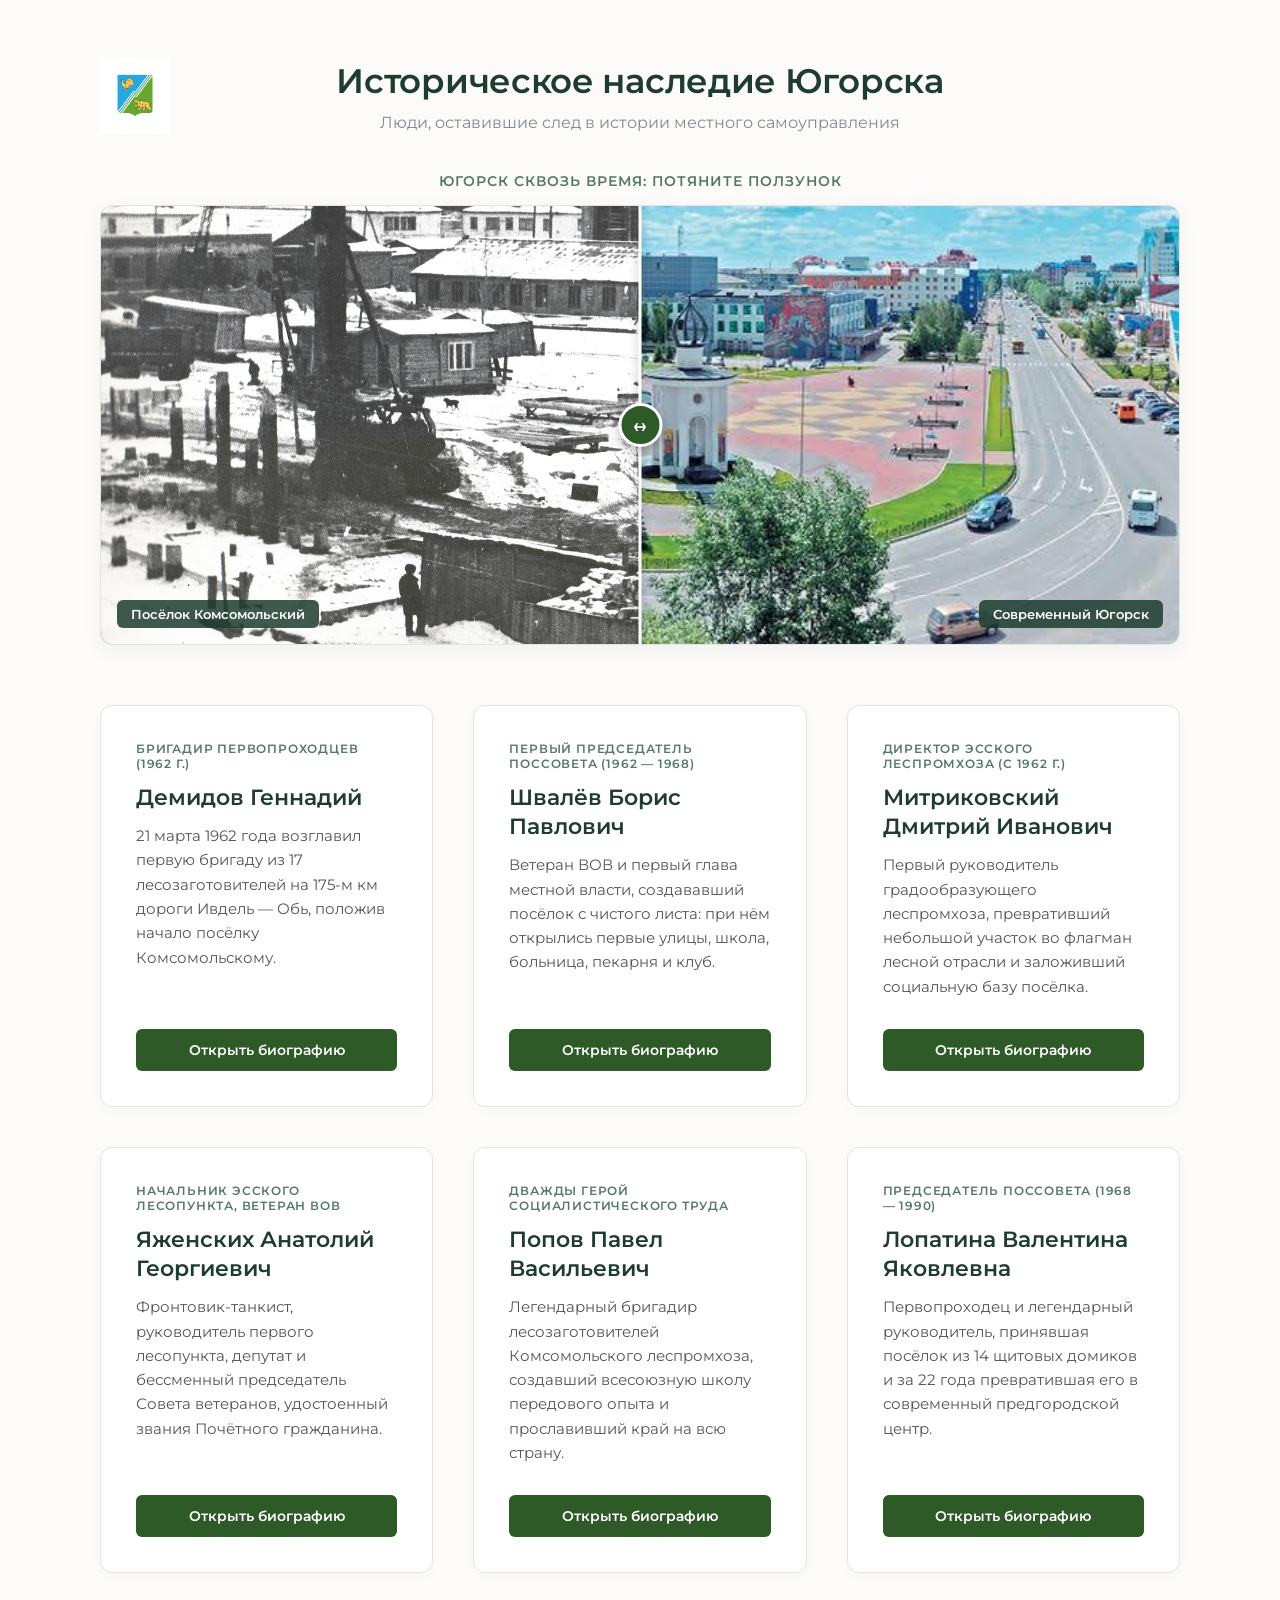
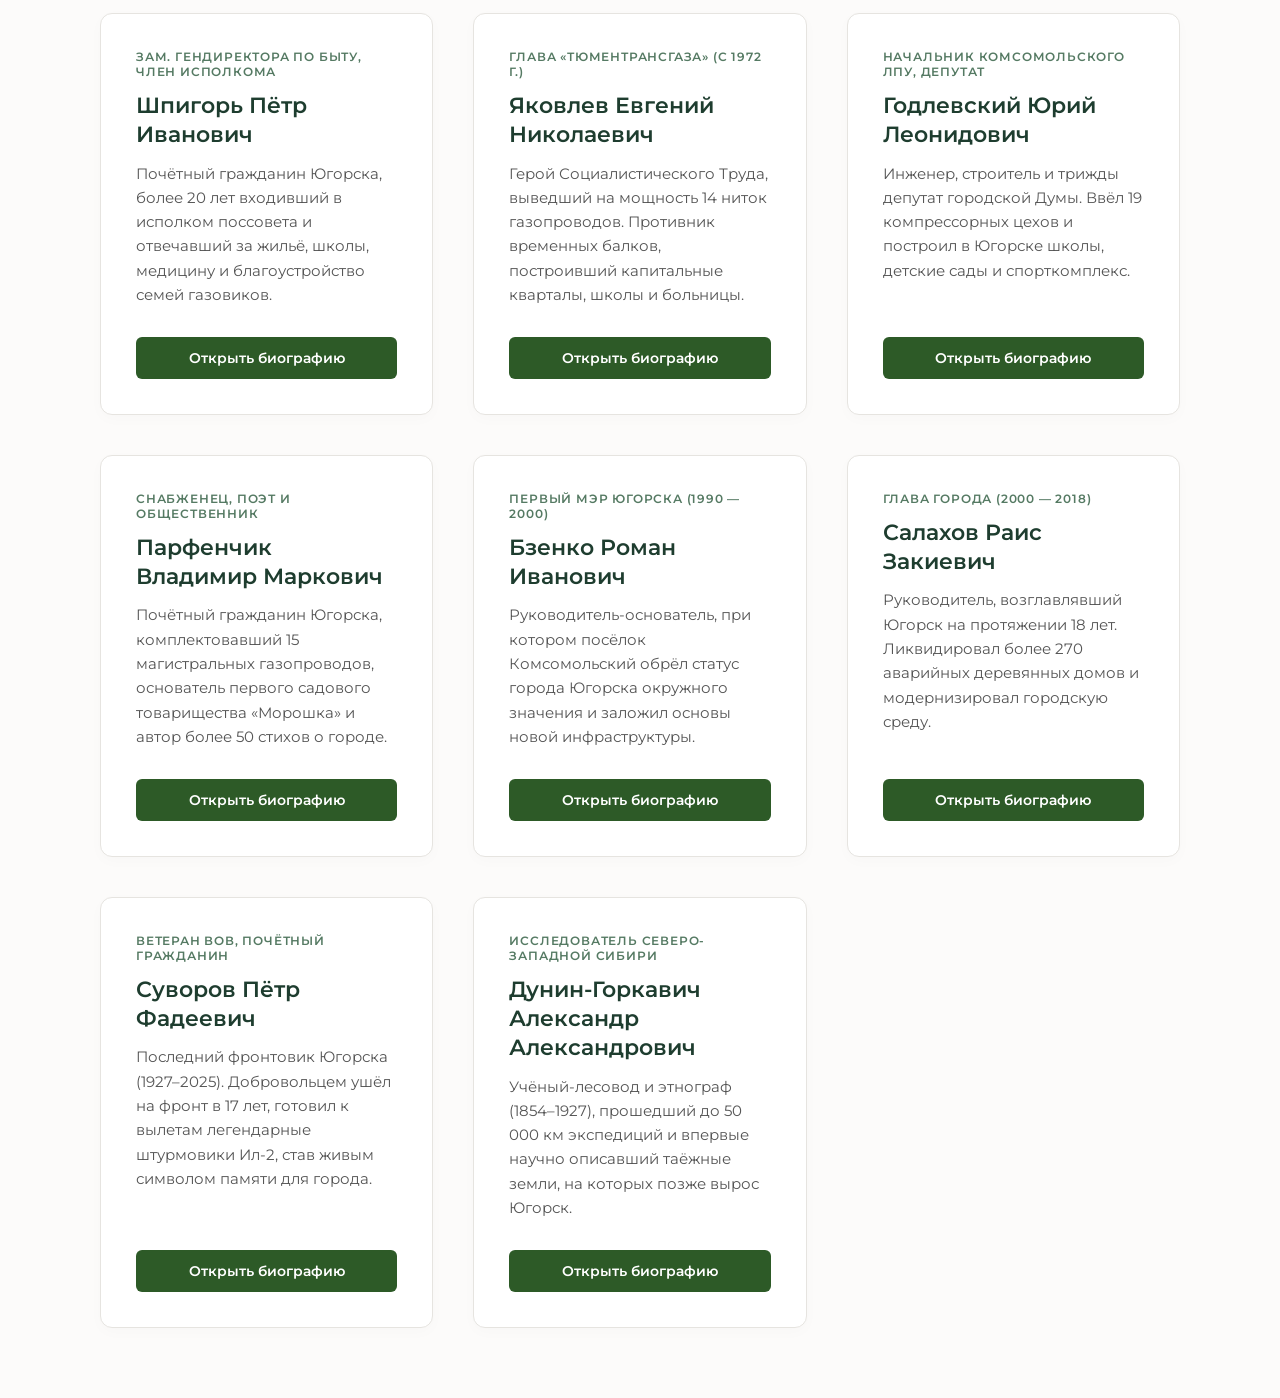
<file: index.html>
<!DOCTYPE html>
<html lang="ru">

<head>
    <meta charset="UTF-8">
    <meta name="viewport" content="width=device-width, initial-scale=1.0">
    <title>Исторические деятели Югорска</title>
    <link rel="stylesheet" href="stylemain.css">
</head>

<body>

    <div class="header-container">
        <img src="images/gerbb.png" alt="Герб Югорска" class="corner-emblem">
        <header>
            <h1>Историческое наследие Югорска</h1>
            <p>Люди, оставившие след в истории местного самоуправления</p>
        </header>
    </div>

    <div class="compare-wrapper">
        <div class="slider-title">Югорск сквозь время: потяните ползунок</div>

        <div class="compare-container" id="compareBox">
            <img src="images/yugorsk.jpg" alt="Современный Югорск" class="compare-img">
            <span class="compare-label label-right">Современный Югорск</span>

            <div class="compare-overlay" id="compareOverlay">
                <img src="images/yugorskold.jpg" alt="Старый Югорск (пос. Комсомольский)" class="compare-img"
                    id="oldImg">
                <span class="compare-label label-left">Посёлок Комсомольский</span>
            </div>

            <div class="compare-handle" id="compareHandle">
                <div class="handle-circle">↔</div>
            </div>
        </div>
    </div>


    <div class="grid-container">

        <div class="card">
            <div>
                <div class="card-tag">Бригадир первопроходцев (1962 г.)</div>
                <div class="card-title">Демидов Геннадий</div>
                <div class="card-description">
                    21 марта 1962 года возглавил первую бригаду из 17 лесозаготовителей на 175-м км дороги Ивдель — Обь,
                    положив начало посёлку Комсомольскому.
                </div>
            </div>
            <a href="demidov.html" class="card-btn">Открыть биографию</a>
        </div>


        <div class="card">
            <div>
                <div class="card-tag">Первый председатель поссовета (1962 — 1968)</div>
                <div class="card-title">Швалёв Борис Павлович</div>
                <div class="card-description">
                    Ветеран ВОВ и первый глава местной власти, создававший посёлок с чистого листа: при нём открылись
                    первые улицы, школа, больница, пекарня и клуб.
                </div>
            </div>
            <a href="shvalev.html" class="card-btn">Открыть биографию</a>
        </div>


        <div class="card">
            <div>
                <div class="card-tag">Директор Эсского леспромхоза (с 1962 г.)</div>
                <div class="card-title">Митриковский Дмитрий Иванович</div>
                <div class="card-description">
                    Первый руководитель градообразующего леспромхоза, превративший небольшой участок во флагман лесной
                    отрасли и заложивший социальную базу посёлка.
                </div>
            </div>
            <a href="mitrikovsky.html" class="card-btn">Открыть биографию</a>
        </div>


        <div class="card">
            <div>
                <div class="card-tag">Начальник Эсского лесопункта, ветеран ВОВ</div>
                <div class="card-title">Яженских Анатолий Георгиевич</div>
                <div class="card-description">
                    Фронтовик-танкист, руководитель первого лесопункта, депутат и бессменный председатель Совета
                    ветеранов, удостоенный звания Почётного гражданина.
                </div>
            </div>
            <a href="yazhenskikh.html" class="card-btn">Открыть биографию</a>
        </div>


        <div class="card">
            <div>
                <div class="card-tag">Дважды Герой Социалистического Труда</div>
                <div class="card-title">Попов Павел Васильевич</div>
                <div class="card-description">
                    Легендарный бригадир лесозаготовителей Комсомольского леспромхоза, создавший всесоюзную школу
                    передового опыта и прославивший край на всю страну.
                </div>
            </div>
            <a href="popov.html" class="card-btn">Открыть биографию</a>
        </div>


        <div class="card">
            <div>
                <div class="card-tag">Председатель поссовета (1968 — 1990)</div>
                <div class="card-title">Лопатина Валентина Яковлевна</div>
                <div class="card-description">
                    Первопроходец и легендарный руководитель, принявшая посёлок из 14 щитовых домиков и за 22 года
                    превратившая его в современный предгородской центр.
                </div>
            </div>
            <a href="lopatina.html" class="card-btn">Открыть биографию</a>
        </div>


        <div class="card">
            <div>
                <div class="card-tag">Зам. гендиректора по быту, член исполкома</div>
                <div class="card-title">Шпигорь Пётр Иванович</div>
                <div class="card-description">
                    Почётный гражданин Югорска, более 20 лет входивший в исполком поссовета и отвечавший за жильё,
                    школы, медицину и благоустройство семей газовиков.
                </div>
            </div>
            <a href="shpigor.html" class="card-btn">Открыть биографию</a>
        </div>


        <div class="card">
            <div>
                <div class="card-tag">Глава «Тюментрансгаза» (с 1972 г.)</div>
                <div class="card-title">Яковлев Евгений Николаевич</div>
                <div class="card-description">
                    Герой Социалистического Труда, выведший на мощность 14 ниток газопроводов. Противник временных
                    балков, построивший капитальные кварталы, школы и больницы.
                </div>
            </div>
            <a href="yakovlev.html" class="card-btn">Открыть биографию</a>
        </div>


        <div class="card">
            <div>
                <div class="card-tag">Начальник Комсомольского ЛПУ, депутат</div>
                <div class="card-title">Годлевский Юрий Леонидович</div>
                <div class="card-description">
                    Инженер, строитель и трижды депутат городской Думы. Ввёл 19 компрессорных цехов и построил в Югорске
                    школы, детские сады и спорткомплекс.
                </div>
            </div>
            <a href="godlevsky.html" class="card-btn">Открыть биографию</a>
        </div>


        <div class="card">
            <div>
                <div class="card-tag">Снабженец, поэт и общественник</div>
                <div class="card-title">Парфенчик Владимир Маркович</div>
                <div class="card-description">
                    Почётный гражданин Югорска, комплектовавший 15 магистральных газопроводов, основатель первого
                    садового товарищества «Морошка» и автор более 50 стихов о городе.
                </div>
            </div>
            <a href="parfenchik.html" class="card-btn">Открыть биографию</a>
        </div>


        <div class="card">
            <div>
                <div class="card-tag">Первый мэр Югорска (1990 — 2000)</div>
                <div class="card-title">Бзенко Роман Иванович</div>
                <div class="card-description">
                    Руководитель-основатель, при котором посёлок Комсомольский обрёл статус города Югорска окружного
                    значения и заложил основы новой инфраструктуры.
                </div>
            </div>
            <a href="bzenko.html" class="card-btn">Открыть биографию</a>
        </div>


        <div class="card">
            <div>
                <div class="card-tag">Глава города (2000 — 2018)</div>
                <div class="card-title">Салахов Раис Закиевич</div>
                <div class="card-description">
                    Руководитель, возглавлявший Югорск на протяжении 18 лет. Ликвидировал более 270 аварийных деревянных
                    домов и модернизировал городскую среду.
                </div>
            </div>
            <a href="person.html" class="card-btn">Открыть биографию</a>
        </div>


        <div class="card">
            <div>
                <div class="card-tag">Ветеран ВОВ, Почётный гражданин</div>
                <div class="card-title">Суворов Пётр Фадеевич</div>
                <div class="card-description">
                    Последний фронтовик Югорска (1927–2025). Добровольцем ушёл на фронт в 17 лет, готовил к вылетам
                    легендарные штурмовики Ил-2, став живым символом памяти для города.
                </div>
            </div>
            <a href="suvorov.html" class="card-btn">Открыть биографию</a>
        </div>


        <div class="card">
            <div>
                <div class="card-tag">Исследователь Северо-Западной Сибири</div>
                <div class="card-title">Дунин-Горкавич Александр Александрович</div>
                <div class="card-description">
                    Учёный-лесовод и этнограф (1854–1927), прошедший до 50 000 км экспедиций и впервые научно описавший
                    таёжные земли, на которых позже вырос Югорск.
                </div>
            </div>
            <a href="dunin.html" class="card-btn">Открыть биографию</a>
        </div>
    </div>


    <script>
        const box = document.getElementById('compareBox');
        const overlay = document.getElementById('compareOverlay');
        const handle = document.getElementById('compareHandle');
        const oldImg = document.getElementById('oldImg');

        let isDragging = false;

        function syncImageWidth() {
            oldImg.style.width = box.offsetWidth + 'px';
        }

        function moveSlider(clientX) {
            const rect = box.getBoundingClientRect();
            let pos = ((clientX - rect.left) / rect.width) * 100;
            if (pos < 0) pos = 0;
            if (pos > 100) pos = 100;

            overlay.style.width = pos + '%';
            handle.style.left = pos + '%';
        }

        handle.addEventListener('mousedown', () => isDragging = true);
        box.addEventListener('mousedown', (e) => {
            isDragging = true;
            moveSlider(e.clientX);
        });
        window.addEventListener('mouseup', () => isDragging = false);
        window.addEventListener('mousemove', (e) => {
            if (!isDragging) return;
            moveSlider(e.clientX);
        });

        handle.addEventListener('touchstart', () => isDragging = true, { passive: true });
        box.addEventListener('touchstart', (e) => {
            isDragging = true;
            moveSlider(e.touches[0].clientX);
        }, { passive: true });
        window.addEventListener('touchend', () => isDragging = false);
        window.addEventListener('touchmove', (e) => {
            if (!isDragging) return;
            moveSlider(e.touches[0].clientX);
        }, { passive: true });

        window.addEventListener('resize', syncImageWidth);
        window.addEventListener('load', syncImageWidth);
        syncImageWidth();
    </script>

</body>

</html>
</file>
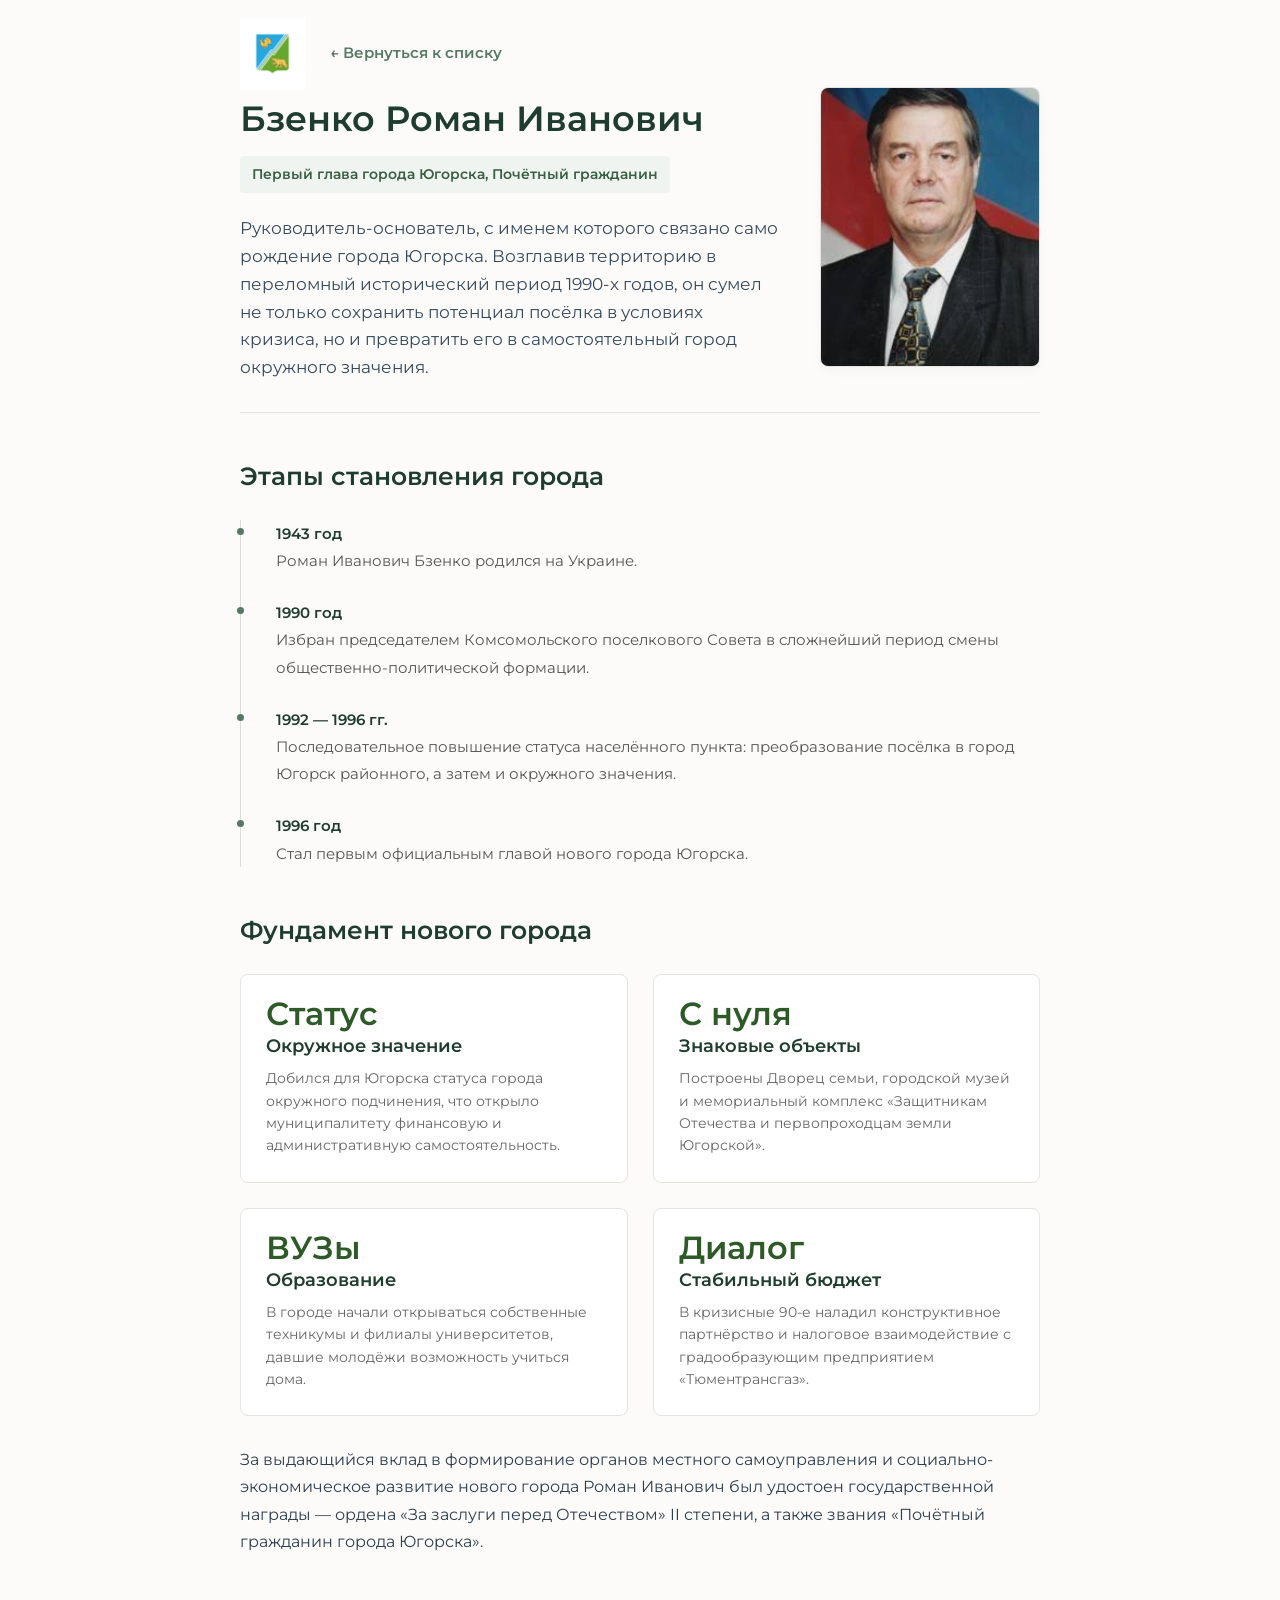
<file: bzenko.html>
<!DOCTYPE html>
<html lang="ru">

<head>
    <meta charset="UTF-8">
    <meta name="viewport" content="width=device-width, initial-scale=1.0">
    <title>Бзенко Роман Иванович - История Югорска</title>
    <link rel="stylesheet" href="styleperson.css">
</head>

<body>

    <div class="container">
        <div class="header-container" style="justify-content: flex-start; margin-bottom: 20px;">
            <img src="images/gerbb.png" alt="Герб Югорска" class="corner-emblem">
            <a href="index.html" class="back-link" style="margin-bottom: 0; margin-left: 90px;">← Вернуться к списку</a>
        </div>
        <style>
            @media (max-width: 768px) {
                .back-link {
                    margin-left: 0 !important;
                    margin-top: 10px;
                }
            }
        </style>

        <div class="hero-profile-flex">
            <div class="hero-section">
                <h1>Бзенко Роман Иванович</h1>
                <div class="status-badge">Первый глава города Югорска, Почётный гражданин</div>

                <p class="lead-text">Руководитель-основатель, с именем которого связано само рождение города Югорска.
                    Возглавив территорию в переломный исторический период 1990-х годов, он сумел не только сохранить
                    потенциал посёлка в условиях кризиса, но и превратить его в самостоятельный город окружного
                    значения.</p>
            </div>

            <div class="profile-photo-container">
                <img src="images/bzenko.jfif" alt="Фото Бзенко Р.И." class="profile-img">
            </div>
        </div>

        <h2 class="section-title">Этапы становления города</h2>
        <div class="timeline">
            <div class="timeline-item">
                <div class="timeline-date">1943 год</div>
                <div class="timeline-content">Роман Иванович Бзенко родился на Украине.</div>
            </div>
            <div class="timeline-item">
                <div class="timeline-date">1990 год</div>
                <div class="timeline-content">Избран председателем Комсомольского поселкового Совета в сложнейший период
                    смены общественно-политической формации.</div>
            </div>
            <div class="timeline-item">
                <div class="timeline-date">1992 — 1996 гг.</div>
                <div class="timeline-content">Последовательное повышение статуса населённого пункта: преобразование
                    посёлка в город Югорск районного, а затем и окружного значения.</div>
            </div>
            <div class="timeline-item">
                <div class="timeline-date">1996 год</div>
                <div class="timeline-content">Стал первым официальным главой нового города Югорска.</div>
            </div>
        </div>

        <h2 class="section-title">Фундамент нового города</h2>
        <div class="stats-grid">
            <div class="stat-card">
                <div class="stat-number">Статус</div>
                <h3>Окружное значение</h3>
                <p>Добился для Югорска статуса города окружного подчинения, что открыло муниципалитету финансовую и
                    административную самостоятельность.</p>
            </div>
            <div class="stat-card">
                <div class="stat-number">С нуля</div>
                <h3>Знаковые объекты</h3>
                <p>Построены Дворец семьи, городской музей и мемориальный комплекс «Защитникам Отечества и
                    первопроходцам земли Югорской».</p>
            </div>
            <div class="stat-card">
                <div class="stat-number">ВУЗы</div>
                <h3>Образование</h3>
                <p>В городе начали открываться собственные техникумы и филиалы университетов, давшие молодёжи
                    возможность учиться дома.</p>
            </div>
            <div class="stat-card">
                <div class="stat-number">Диалог</div>
                <h3>Стабильный бюджет</h3>
                <p>В кризисные 90-е наладил конструктивное партнёрство и налоговое взаимодействие с градообразующим
                    предприятием «Тюментрансгаз».</p>
            </div>
        </div>

        <div class="text-content">
            <p>За выдающийся вклад в формирование органов местного самоуправления и социально-экономическое развитие
                нового города Роман Иванович был удостоен государственной награды — ордена «За заслуги перед Отечеством»
                II степени, а также звания «Почётный гражданин города Югорска».</p>
        </div>

    </div>

</body>

</html>
</file>
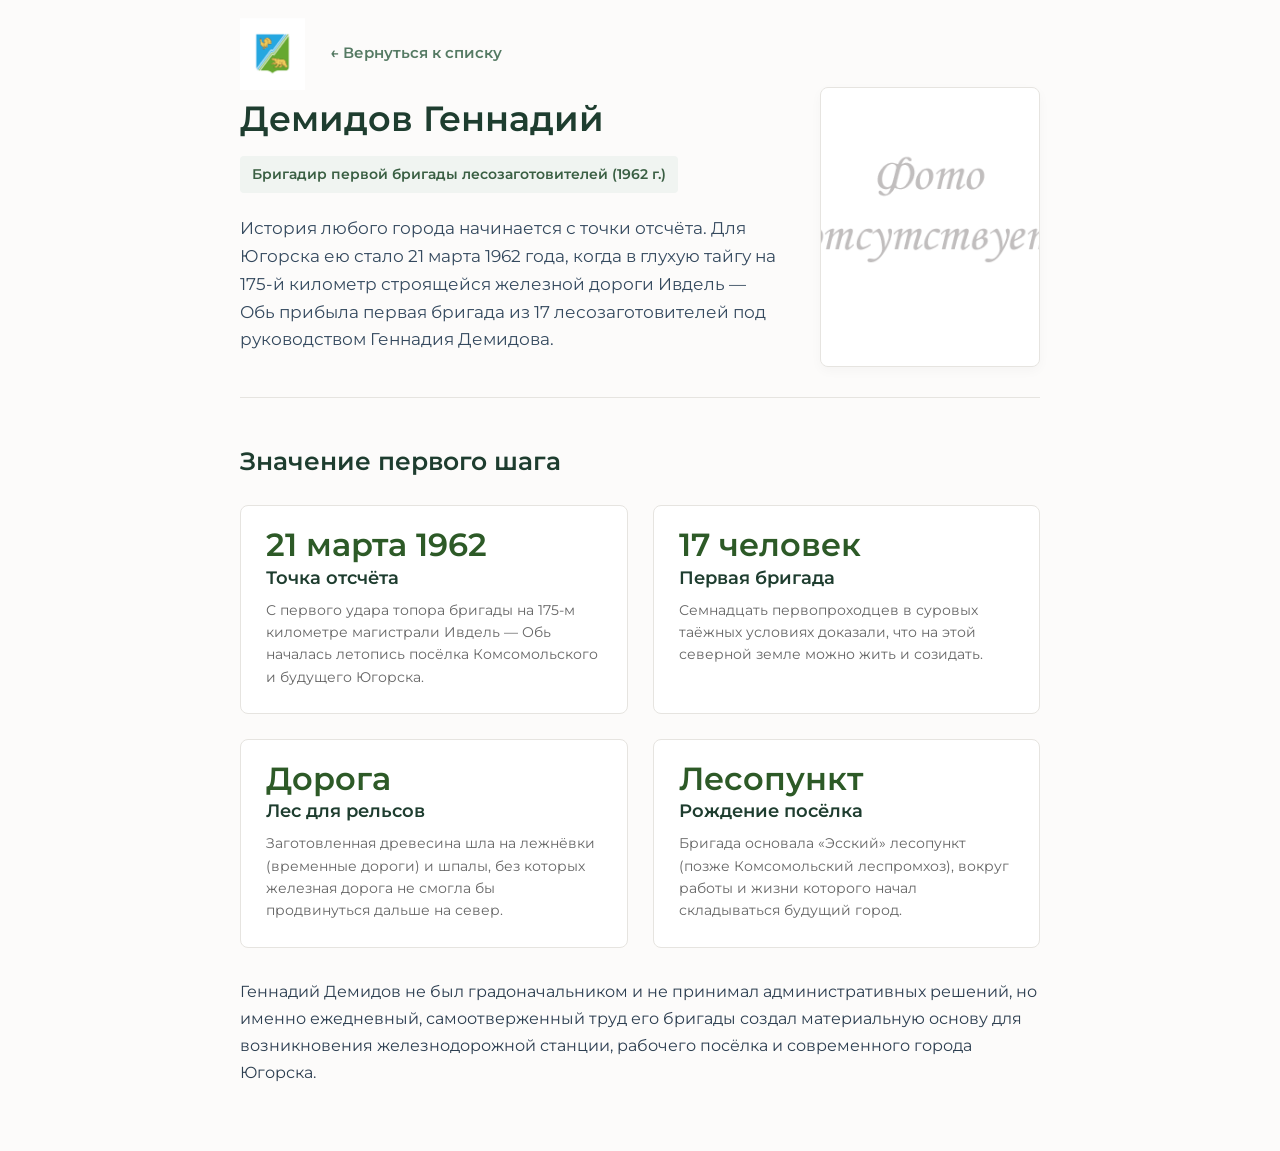
<file: demidov.html>
<!DOCTYPE html>
<html lang="ru">

<head>
    <meta charset="UTF-8">
    <meta name="viewport" content="width=device-width, initial-scale=1.0">
    <title>Геннадий Демидов - История Югорска</title>
    <link rel="stylesheet" href="styleperson.css">
</head>

<body>

    <div class="container">
        <div class="header-container" style="justify-content: flex-start; margin-bottom: 20px;">
            <img src="images/gerbb.png" alt="Герб Югорска" class="corner-emblem">
            <a href="index.html" class="back-link" style="margin-bottom: 0; margin-left: 90px;">← Вернуться к списку</a>
        </div>
        <style>
            @media (max-width: 768px) {
                .back-link {
                    margin-left: 0 !important;
                    margin-top: 10px;
                }
            }
        </style>

        <div class="hero-profile-flex">
            <div class="hero-section">
                <h1>Демидов Геннадий</h1>
                <div class="status-badge">Бригадир первой бригады лесозаготовителей (1962 г.)</div>

                <p class="lead-text">История любого города начинается с точки отсчёта. Для Югорска ею стало 21 марта
                    1962 года, когда в глухую тайгу на 175-й километр строящейся железной дороги Ивдель — Обь прибыла
                    первая бригада из 17 лесозаготовителей под руководством Геннадия Демидова.</p>
            </div>

            <div class="profile-photo-container">
                <img src="images/empty.png" alt="Фото Демидов Г." class="profile-img">
            </div>
        </div>

        <h2 class="section-title">Значение первого шага</h2>
        <div class="stats-grid">
            <div class="stat-card">
                <div class="stat-number">21 марта 1962</div>
                <h3>Точка отсчёта</h3>
                <p>С первого удара топора бригады на 175-м километре магистрали Ивдель — Обь началась летопись посёлка
                    Комсомольского и будущего Югорска.</p>
            </div>
            <div class="stat-card">
                <div class="stat-number">17 человек</div>
                <h3>Первая бригада</h3>
                <p>Семнадцать первопроходцев в суровых таёжных условиях доказали, что на этой северной земле можно жить
                    и созидать.</p>
            </div>
            <div class="stat-card">
                <div class="stat-number">Дорога</div>
                <h3>Лес для рельсов</h3>
                <p>Заготовленная древесина шла на лежнёвки (временные дороги) и шпалы, без которых железная дорога не
                    смогла бы продвинуться дальше на север.</p>
            </div>
            <div class="stat-card">
                <div class="stat-number">Лесопункт</div>
                <h3>Рождение посёлка</h3>
                <p>Бригада основала «Эсский» лесопункт (позже Комсомольский леспромхоз), вокруг работы и жизни которого
                    начал складываться будущий город.</p>
            </div>
        </div>

        <div class="text-content">
            <p>Геннадий Демидов не был градоначальником и не принимал административных решений, но именно ежедневный,
                самоотверженный труд его бригады создал материальную основу для возникновения железнодорожной станции,
                рабочего посёлка и современного города Югорска.</p>
        </div>


    </div>

</body>

</html>
</file>
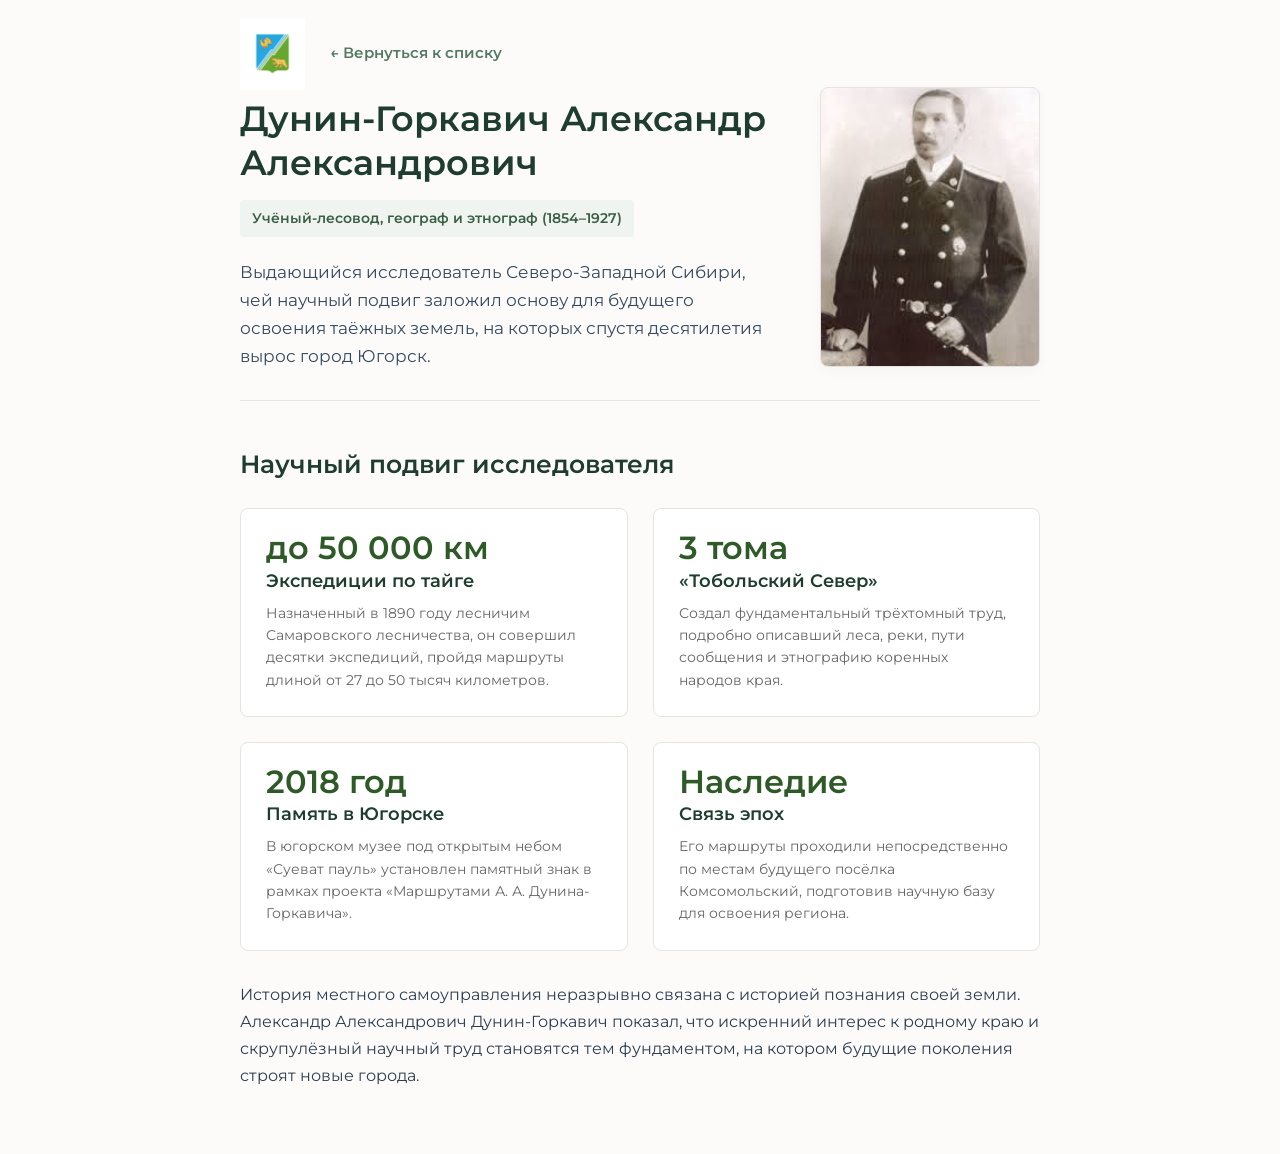
<file: dunin.html>
<!DOCTYPE html>
<html lang="ru">

<head>
    <meta charset="UTF-8">
    <meta name="viewport" content="width=device-width, initial-scale=1.0">
    <title>Дунин-Горкавич Александр Александрович - История Югорска</title>
    <link rel="stylesheet" href="styleperson.css">
</head>

<body>

    <div class="container">
        <div class="header-container" style="justify-content: flex-start; margin-bottom: 20px;">
            <img src="images/gerbb.png" alt="Герб Югорска" class="corner-emblem">
            <a href="index.html" class="back-link" style="margin-bottom: 0; margin-left: 90px;">← Вернуться к списку</a>
        </div>
        <style>
            @media (max-width: 768px) {
                .back-link {
                    margin-left: 0 !important;
                    margin-top: 10px;
                }
            }
        </style>

        <div class="hero-profile-flex">
            <div class="hero-section">
                <h1>Дунин-Горкавич Александр Александрович</h1>
                <div class="status-badge">Учёный-лесовод, географ и этнограф (1854–1927)</div>

                <p class="lead-text">Выдающийся исследователь Северо-Западной Сибири, чей научный подвиг заложил основу
                    для будущего освоения таёжных земель, на которых спустя десятилетия вырос город Югорск.</p>
            </div>

            <div class="profile-photo-container">
                <img src="images/dunin.jfif" alt="Фото Дунин-Горкавич А.А." class="profile-img">
            </div>
        </div>

        <h2 class="section-title">Научный подвиг исследователя</h2>
        <div class="stats-grid">
            <div class="stat-card">
                <div class="stat-number">до 50 000 км</div>
                <h3>Экспедиции по тайге</h3>
                <p>Назначенный в 1890 году лесничим Самаровского лесничества, он совершил десятки экспедиций, пройдя
                    маршруты длиной от 27 до 50 тысяч километров.</p>
            </div>
            <div class="stat-card">
                <div class="stat-number">3 тома</div>
                <h3>«Тобольский Север»</h3>
                <p>Создал фундаментальный трёхтомный труд, подробно описавший леса, реки, пути сообщения и этнографию
                    коренных народов края.</p>
            </div>
            <div class="stat-card">
                <div class="stat-number">2018 год</div>
                <h3>Память в Югорске</h3>
                <p>В югорском музее под открытым небом «Суеват пауль» установлен памятный знак в рамках проекта
                    «Маршрутами А. А. Дунина-Горкавича».</p>
            </div>
            <div class="stat-card">
                <div class="stat-number">Наследие</div>
                <h3>Связь эпох</h3>
                <p>Его маршруты проходили непосредственно по местам будущего посёлка Комсомольский, подготовив научную
                    базу для освоения региона.</p>
            </div>
        </div>

        <div class="text-content">
            <p>История местного самоуправления неразрывно связана с историей познания своей земли. Александр
                Александрович Дунин-Горкавич показал, что искренний интерес к родному краю и скрупулёзный научный труд
                становятся тем фундаментом, на котором будущие поколения строят новые города.</p>
        </div>

    </div>

</body>

</html>
</file>
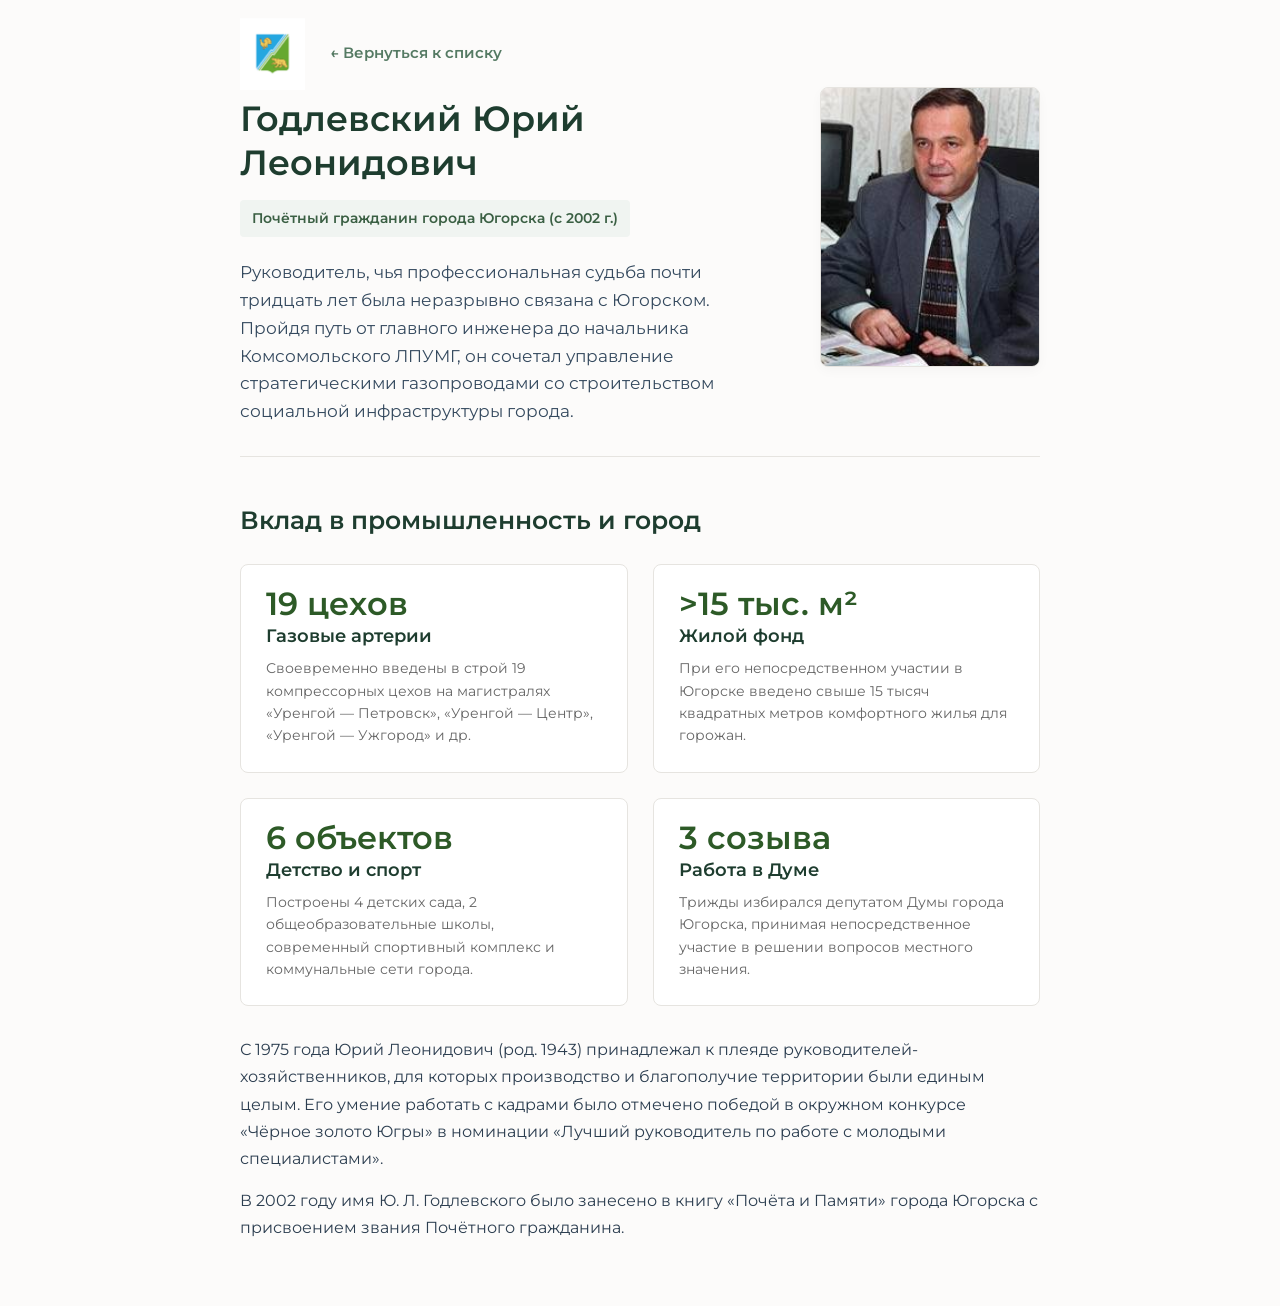
<file: godlevsky.html>
<!DOCTYPE html>
<html lang="ru">

<head>
    <meta charset="UTF-8">
    <meta name="viewport" content="width=device-width, initial-scale=1.0">
    <title>Годлевский Юрий Леонидович - История Югорска</title>
    <link rel="stylesheet" href="styleperson.css">
</head>

<body>

    <div class="container">
        <div class="header-container" style="justify-content: flex-start; margin-bottom: 20px;">
            <img src="images/gerbb.png" alt="Герб Югорска" class="corner-emblem">
            <a href="index.html" class="back-link" style="margin-bottom: 0; margin-left: 90px;">← Вернуться к списку</a>
        </div>
        <style>
            @media (max-width: 768px) {
                .back-link {
                    margin-left: 0 !important;
                    margin-top: 10px;
                }
            }
        </style>

        <div class="hero-profile-flex">
            <div class="hero-section">
                <h1>Годлевский Юрий Леонидович</h1>
                <div class="status-badge">Почётный гражданин города Югорска (с 2002 г.)</div>

                <p class="lead-text">Руководитель, чья профессиональная судьба почти тридцать лет была неразрывно
                    связана с Югорском. Пройдя путь от главного инженера до начальника Комсомольского ЛПУМГ, он сочетал
                    управление стратегическими газопроводами со строительством социальной инфраструктуры города.</p>
            </div>

            <div class="profile-photo-container">
                <img src="images/godlevski.jfif" alt="Фото Годлевский Ю.Л." class="profile-img">
            </div>
        </div>

        <h2 class="section-title">Вклад в промышленность и город</h2>
        <div class="stats-grid">
            <div class="stat-card">
                <div class="stat-number">19 цехов</div>
                <h3>Газовые артерии</h3>
                <p>Своевременно введены в строй 19 компрессорных цехов на магистралях «Уренгой — Петровск», «Уренгой —
                    Центр», «Уренгой — Ужгород» и др.</p>
            </div>
            <div class="stat-card">
                <div class="stat-number">>15 тыс. м²</div>
                <h3>Жилой фонд</h3>
                <p>При его непосредственном участии в Югорске введено свыше 15 тысяч квадратных метров комфортного жилья
                    для горожан.</p>
            </div>
            <div class="stat-card">
                <div class="stat-number">6 объектов</div>
                <h3>Детство и спорт</h3>
                <p>Построены 4 детских сада, 2 общеобразовательные школы, современный спортивный комплекс и коммунальные
                    сети города.</p>
            </div>
            <div class="stat-card">
                <div class="stat-number">3 созыва</div>
                <h3>Работа в Думе</h3>
                <p>Трижды избирался депутатом Думы города Югорска, принимая непосредственное участие в решении вопросов
                    местного значения.</p>
            </div>
        </div>

        <div class="text-content">
            <p>С 1975 года Юрий Леонидович (род. 1943) принадлежал к плеяде руководителей-хозяйственников, для которых
                производство и благополучие территории были единым целым. Его умение работать с кадрами было отмечено
                победой в окружном конкурсе «Чёрное золото Югры» в номинации «Лучший руководитель по работе с молодыми
                специалистами».</p>
            <p>В 2002 году имя Ю. Л. Годлевского было занесено в книгу «Почёта и Памяти» города Югорска с присвоением
                звания Почётного гражданина.</p>
        </div>

    </div>

</body>

</html>
</file>
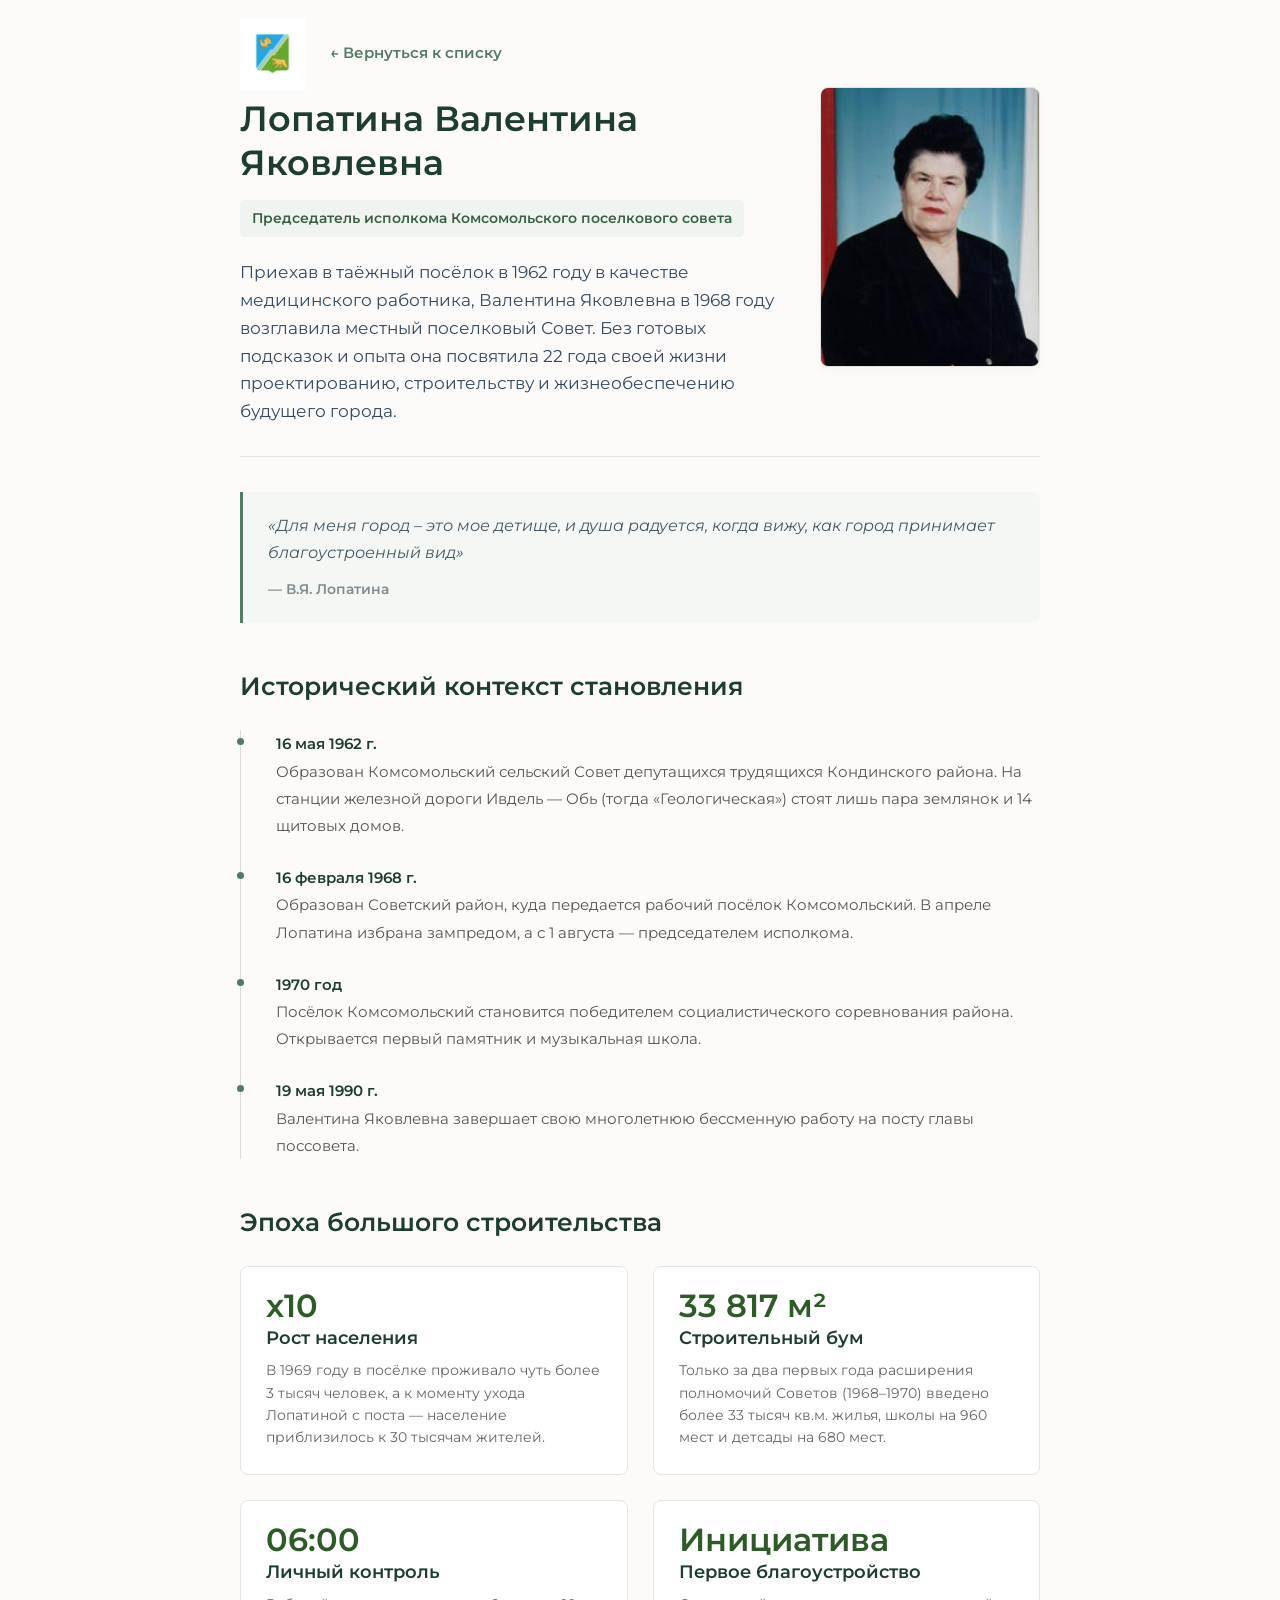
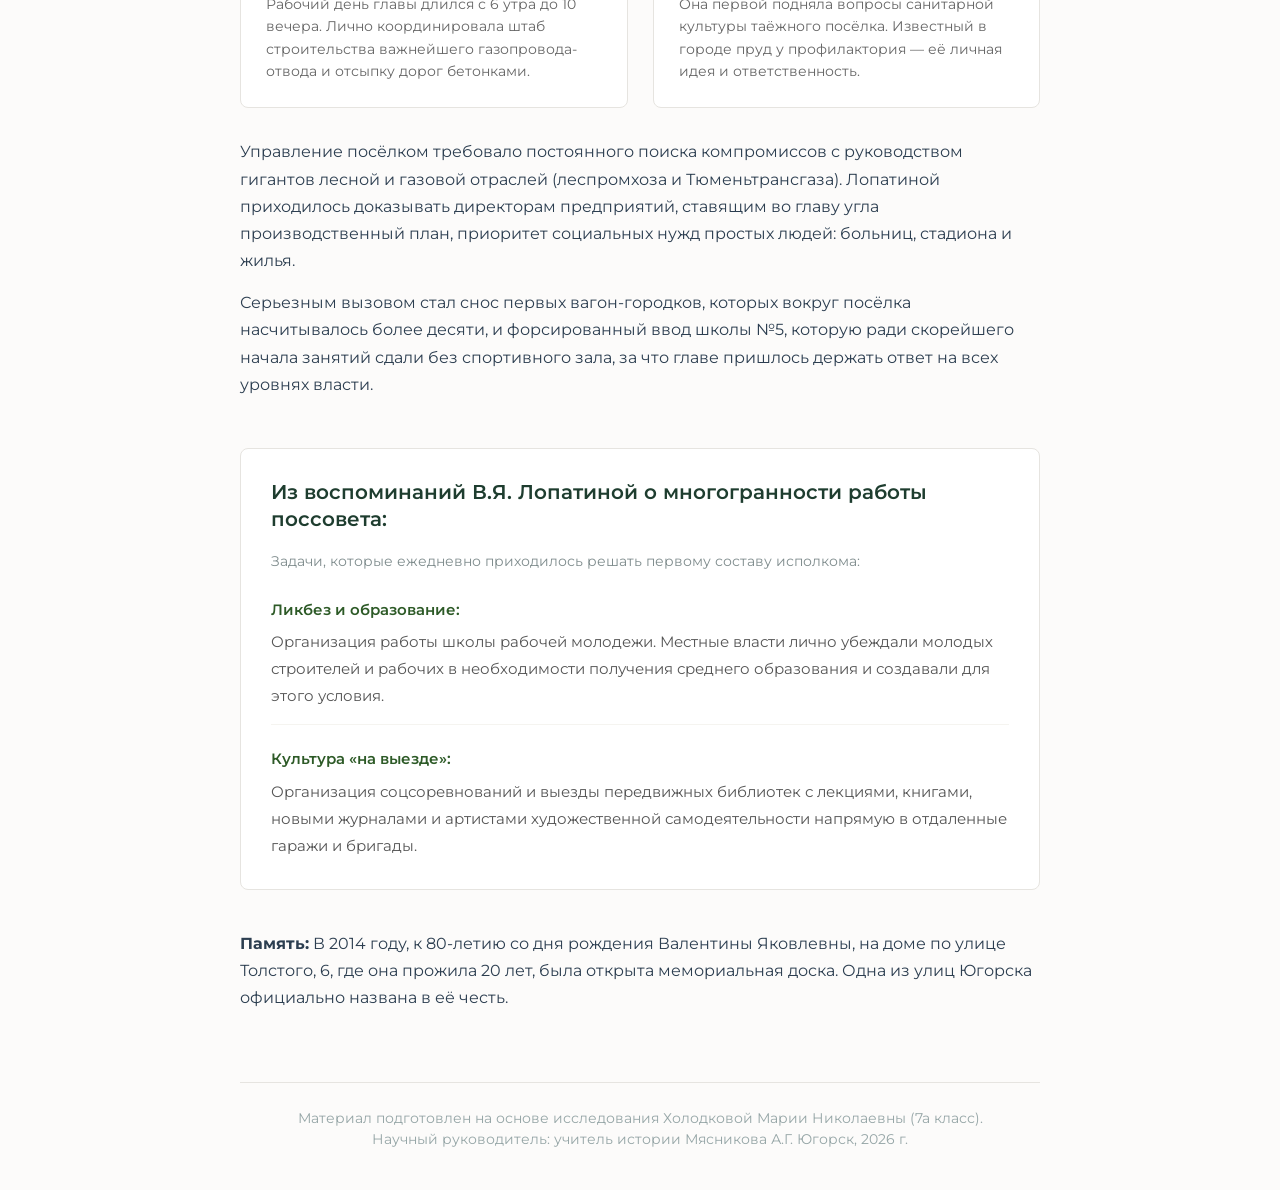
<file: lopatina.html>
<!DOCTYPE html>
<html lang="ru">

<head>
    <meta charset="UTF-8">
    <meta name="viewport" content="width=device-width, initial-scale=1.0">
    <title>Лопатина Валентина Яковлевна - История Югорска</title>
    <link rel="stylesheet" href="styleperson.css">
</head>

<body>

    <div class="container">
        <div class="header-container" style="justify-content: flex-start; margin-bottom: 20px;">
            <img src="images/gerbb.png" alt="Герб Югорска" class="corner-emblem">
            <a href="index.html" class="back-link" style="margin-bottom: 0; margin-left: 90px;">← Вернуться к списку</a>
        </div>




        <div class="hero-profile-flex">
            <div class="hero-section">
                <h1>Лопатина Валентина Яковлевна</h1>
                <div class="status-badge">Председатель исполкома Комсомольского поселкового совета</div>

                <p class="lead-text">Приехав в таёжный посёлок в 1962 году в качестве медицинского работника, Валентина
                    Яковлевна в 1968 году возглавила местный поселковый Совет. Без готовых подсказок и опыта она
                    посвятила 22 года своей жизни проектированию, строительству и жизнеобеспечению будущего города.</p>
            </div>

            <div class="profile-photo-container">
                <img src="images/lopatina.jpg" alt="Фото Лопатина В.Я." class="profile-img">
            </div>
        </div>

        <div class="quote-block">
            «Для меня город – это мое детище, и душа радуется, когда вижу, как город принимает благоустроенный вид»
            <br><span>— В.Я. Лопатина</span>
        </div>

        <h2 class="section-title">Исторический контекст становления</h2>
        <div class="timeline">
            <div class="timeline-item">
                <div class="timeline-date">16 мая 1962 г.</div>
                <div class="timeline-content">Образован Комсомольский сельский Совет депутащихся трудящихся Кондинского
                    района. На станции железной дороги Ивдель — Обь (тогда «Геологическая») стоят лишь пара землянок и
                    14 щитовых домов.</div>
            </div>
            <div class="timeline-item">
                <div class="timeline-date">16 февраля 1968 г.</div>
                <div class="timeline-content">Образован Советский район, куда передается рабочий посёлок Комсомольский.
                    В апреле Лопатина избрана зампредом, а с 1 августа — председателем исполкома.</div>
            </div>
            <div class="timeline-item">
                <div class="timeline-date">1970 год</div>
                <div class="timeline-content">Посёлок Комсомольский становится победителем социалистического
                    соревнования района. Открывается первый памятник и музыкальная школа.</div>
            </div>
            <div class="timeline-item">
                <div class="timeline-date">19 мая 1990 г.</div>
                <div class="timeline-content">Валентина Яковлевна завершает свою многолетнюю бессменную работу на посту
                    главы поссовета.</div>
            </div>
        </div>

        <h2 class="section-title">Эпоха большого строительства</h2>
        <div class="stats-grid">
            <div class="stat-card">
                <div class="stat-number">х10</div>
                <h3>Рост населения</h3>
                <p>В 1969 году в посёлке проживало чуть более 3 тысяч человек, а к моменту ухода Лопатиной с поста —
                    население приблизилось к 30 тысячам жителей.</p>
            </div>
            <div class="stat-card">
                <div class="stat-number">33 817 м²</div>
                <h3>Строительный бум</h3>
                <p>Только за два первых года расширения полномочий Советов (1968–1970) введено более 33 тысяч кв.м.
                    жилья, школы на 960 мест и детсады на 680 мест.</p>
            </div>
            <div class="stat-card">
                <div class="stat-number">06:00</div>
                <h3>Личный контроль</h3>
                <p>Рабочий день главы длился с 6 утра до 10 вечера. Лично координировала штаб строительства важнейшего
                    газопровода-отвода и отсыпку дорог бетонками.</p>
            </div>
            <div class="stat-card">
                <div class="stat-number">Инициатива</div>
                <h3>Первое благоустройство</h3>
                <p>Она первой подняла вопросы санитарной культуры таёжного посёлка. Известный в городе пруд у
                    профилактория — её личная идея и ответственность.</p>
            </div>
        </div>

        <div class="text-content">
            <p>Управление посёлком требовало постоянного поиска компромиссов с руководством гигантов лесной и газовой
                отраслей (леспромхоза и Тюменьтрансгаза). Лопатиной приходилось доказывать директорам предприятий,
                ставящим во главу угла производственный план, приоритет социальных нужд простых людей: больниц, стадиона
                и жилья.</p>
            <p>Серьезным вызовом стал снос первых вагон-городков, которых вокруг посёлка насчитывалось более десяти, и
                форсированный ввод школы №5, которую ради скорейшего начала занятий сдали без спортивного зала, за что
                главе пришлось держать ответ на всех уровнях власти.</p>
        </div>

        <div class="faq-section">
            <h3>Из воспоминаний В.Я. Лопатиной о многогранности работы поссовета:</h3>
            <p class="faq-intro">Задачи, которые ежедневно приходилось решать первому составу исполкома:</p>

            <div class="faq-item">
                <div class="question">Ликбез и образование:</div>
                <div class="answer">Организация работы школы рабочей молодежи. Местные власти лично убеждали молодых
                    строителей и рабочих в необходимости получения среднего образования и создавали для этого условия.
                </div>
            </div>

            <div class="faq-item">
                <div class="question">Культура «на выезде»:</div>
                <div class="answer">Организация соцсоревнований и выезды передвижных библиотек с лекциями, книгами,
                    новыми журналами и артистами художественной самодеятельности напрямую в отдаленные гаражи и бригады.
                </div>
            </div>
        </div>

        <div class="text-content" style="margin-top: 40px;">
            <p><b>Память:</b> В 2014 году, к 80-летию со дня рождения Валентины Яковлевны, на доме по улице Толстого, 6,
                где она прожила 20 лет, была открыта мемориальная доска. Одна из улиц Югорска официально названа в её
                честь.</p>
        </div>

        <footer>
            Материал подготовлен на основе исследования Холодковой Марии Николаевны (7а класс). <br>
            Научный руководитель: учитель истории Мясникова А.Г. Югорск, 2026 г.
        </footer>
    </div>

</body>

</html>
</file>
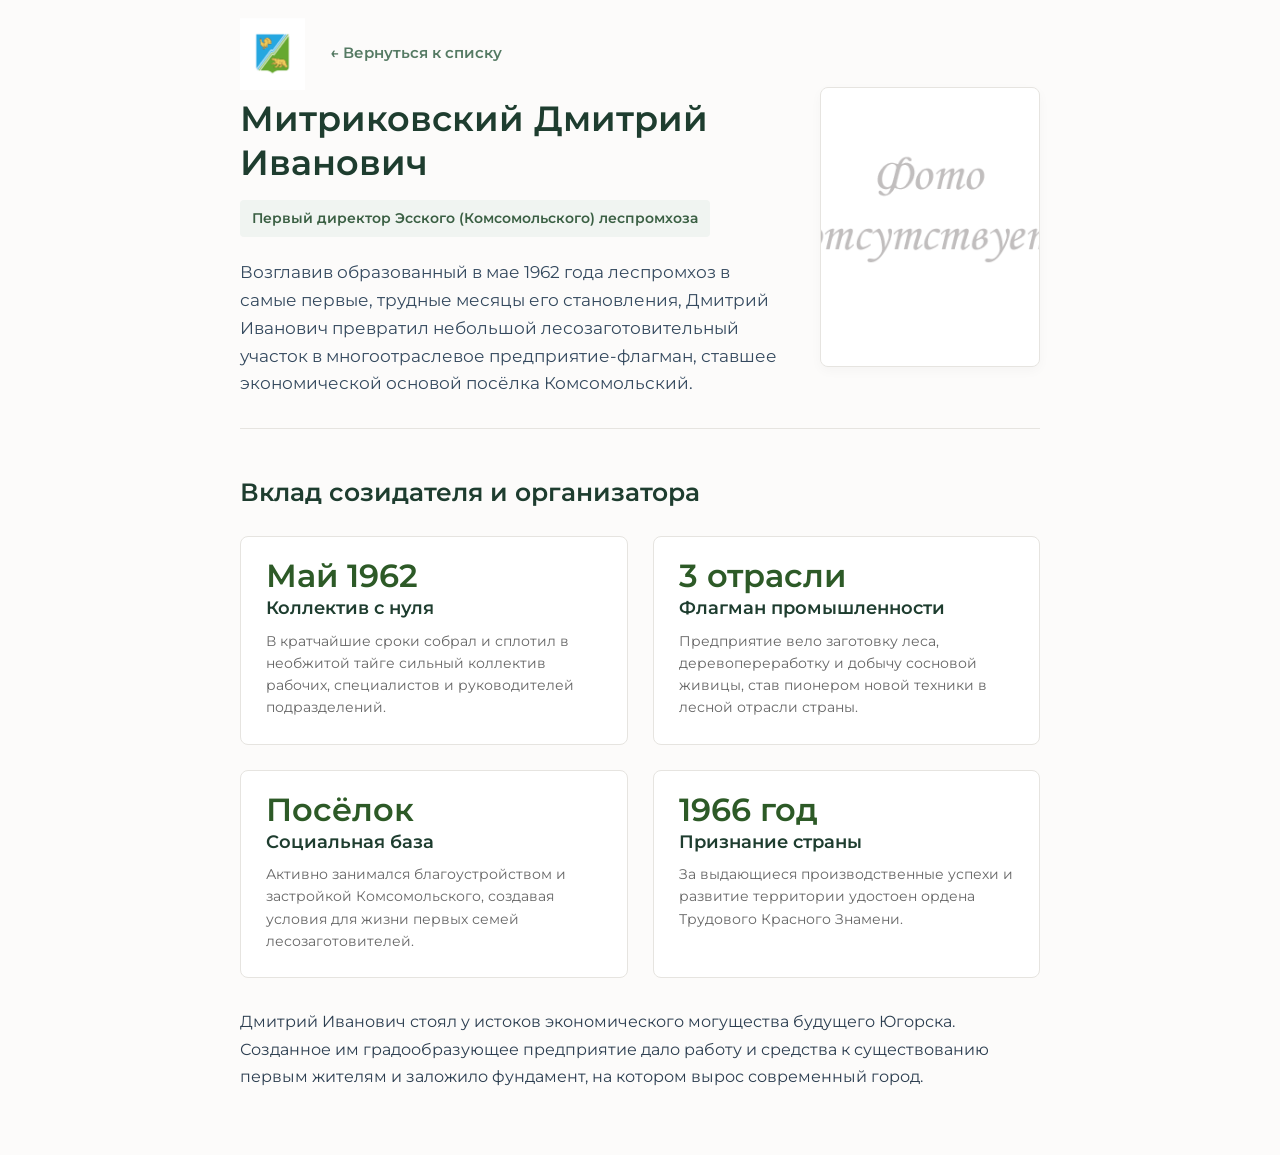
<file: mitrikovsky.html>
<!DOCTYPE html>
<html lang="ru">

<head>
    <meta charset="UTF-8">
    <meta name="viewport" content="width=device-width, initial-scale=1.0">
    <title>Митриковский Дмитрий Иванович - История Югорска</title>
    <link rel="stylesheet" href="styleperson.css">
</head>

<body>

    <div class="container">
        <div class="header-container" style="justify-content: flex-start; margin-bottom: 20px;">
            <img src="images/gerbb.png" alt="Герб Югорска" class="corner-emblem">
            <a href="index.html" class="back-link" style="margin-bottom: 0; margin-left: 90px;">← Вернуться к списку</a>
        </div>
        <style>
            @media (max-width: 768px) {
                .back-link {
                    margin-left: 0 !important;
                    margin-top: 10px;
                }
            }
        </style>

        <div class="hero-profile-flex">
            <div class="hero-section">
                <h1>Митриковский Дмитрий Иванович</h1>
                <div class="status-badge">Первый директор Эсского (Комсомольского) леспромхоза</div>

                <p class="lead-text">Возглавив образованный в мае 1962 года леспромхоз в самые первые, трудные месяцы
                    его становления, Дмитрий Иванович превратил небольшой лесозаготовительный участок в многоотраслевое
                    предприятие-флагман, ставшее экономической основой посёлка Комсомольский.</p>
            </div>

            <div class="profile-photo-container">
                <img src="images/empty.png" alt="Фото Митриковский Д.И." class="profile-img">
            </div>
        </div>

        <h2 class="section-title">Вклад созидателя и организатора</h2>
        <div class="stats-grid">
            <div class="stat-card">
                <div class="stat-number">Май 1962</div>
                <h3>Коллектив с нуля</h3>
                <p>В кратчайшие сроки собрал и сплотил в необжитой тайге сильный коллектив рабочих, специалистов и
                    руководителей подразделений.</p>
            </div>
            <div class="stat-card">
                <div class="stat-number">3 отрасли</div>
                <h3>Флагман промышленности</h3>
                <p>Предприятие вело заготовку леса, деревопереработку и добычу сосновой живицы, став пионером новой
                    техники в лесной отрасли страны.</p>
            </div>
            <div class="stat-card">
                <div class="stat-number">Посёлок</div>
                <h3>Социальная база</h3>
                <p>Активно занимался благоустройством и застройкой Комсомольского, создавая условия для жизни первых
                    семей лесозаготовителей.</p>
            </div>
            <div class="stat-card">
                <div class="stat-number">1966 год</div>
                <h3>Признание страны</h3>
                <p>За выдающиеся производственные успехи и развитие территории удостоен ордена Трудового Красного
                    Знамени.</p>
            </div>
        </div>

        <div class="text-content">
            <p>Дмитрий Иванович стоял у истоков экономического могущества будущего Югорска. Созданное им градообразующее
                предприятие дало работу и средства к существованию первым жителям и заложило фундамент, на котором вырос
                современный город.</p>
        </div>

    </div>

</body>

</html>
</file>
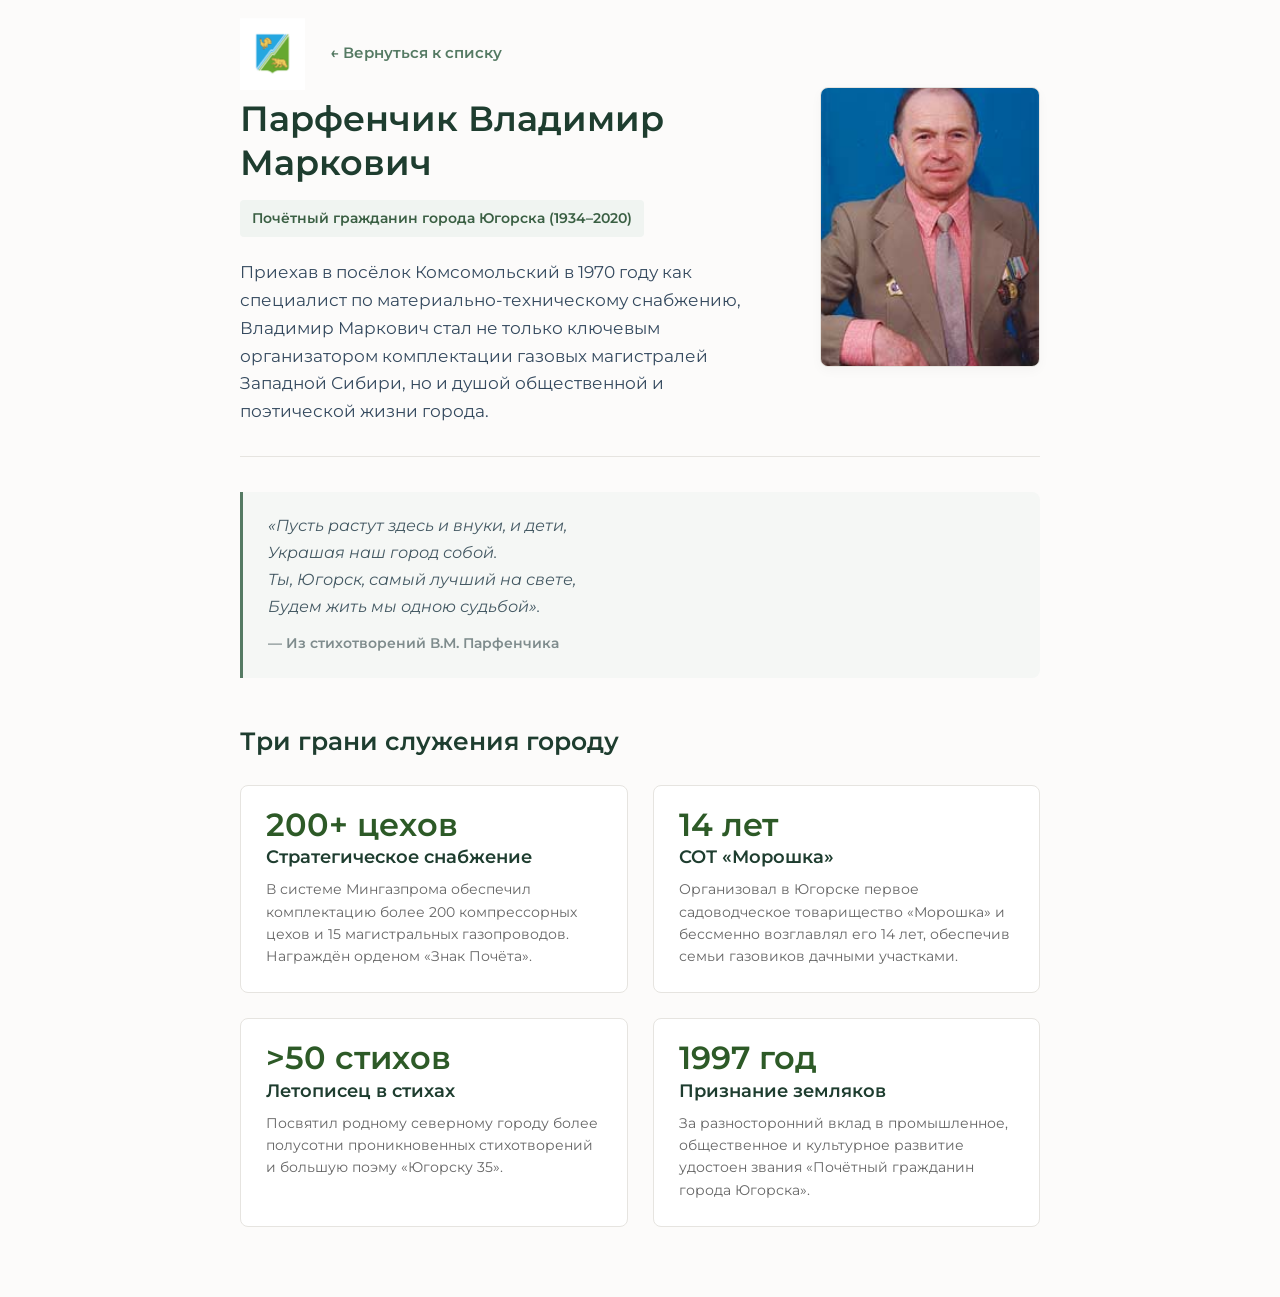
<file: parfenchik.html>
<!DOCTYPE html>
<html lang="ru">

<head>
    <meta charset="UTF-8">
    <meta name="viewport" content="width=device-width, initial-scale=1.0">
    <title>Парфенчик Владимир Маркович - История Югорска</title>
    <link rel="stylesheet" href="styleperson.css">
</head>

<body>

    <div class="container">
        <div class="header-container" style="justify-content: flex-start; margin-bottom: 20px;">
            <img src="images/gerbb.png" alt="Герб Югорска" class="corner-emblem">
            <a href="index.html" class="back-link" style="margin-bottom: 0; margin-left: 90px;">← Вернуться к списку</a>
        </div>
        <style>
            @media (max-width: 768px) {
                .back-link {
                    margin-left: 0 !important;
                    margin-top: 10px;
                }
            }
        </style>

        <div class="hero-profile-flex">
            <div class="hero-section">
                <h1>Парфенчик Владимир Маркович</h1>
                <div class="status-badge">Почётный гражданин города Югорска (1934–2020)</div>

                <p class="lead-text">Приехав в посёлок Комсомольский в 1970 году как специалист по
                    материально-техническому снабжению, Владимир Маркович стал не только ключевым организатором
                    комплектации газовых магистралей Западной Сибири, но и душой общественной и поэтической жизни
                    города.</p>
            </div>

            <div class="profile-photo-container">
                <img src="images/parfenchik.jpg" alt="Фото Парфенчик В.М." class="profile-img">
            </div>
        </div>

        <div class="quote-block">
            «Пусть растут здесь и внуки, и дети,<br>
            Украшая наш город собой.<br>
            Ты, Югорск, самый лучший на свете,<br>
            Будем жить мы одною судьбой». <br><span>— Из стихотворений В.М. Парфенчика</span>
        </div>

        <h2 class="section-title">Три грани служения городу</h2>
        <div class="stats-grid">
            <div class="stat-card">
                <div class="stat-number">200+ цехов</div>
                <h3>Стратегическое снабжение</h3>
                <p>В системе Мингазпрома обеспечил комплектацию более 200 компрессорных цехов и 15 магистральных
                    газопроводов. Награждён орденом «Знак Почёта».</p>
            </div>
            <div class="stat-card">
                <div class="stat-number">14 лет</div>
                <h3>СОТ «Морошка»</h3>
                <p>Организовал в Югорске первое садоводческое товарищество «Морошка» и бессменно возглавлял его 14 лет,
                    обеспечив семьи газовиков дачными участками.</p>
            </div>
            <div class="stat-card">
                <div class="stat-number">>50 стихов</div>
                <h3>Летописец в стихах</h3>
                <p>Посвятил родному северному городу более полусотни проникновенных стихотворений и большую поэму
                    «Югорску 35».</p>
            </div>
            <div class="stat-card">
                <div class="stat-number">1997 год</div>
                <h3>Признание земляков</h3>
                <p>За разносторонний вклад в промышленное, общественное и культурное развитие удостоен звания «Почётный
                    гражданин города Югорска».</p>
            </div>
        </div>

    </div>

</body>

</html>
</file>
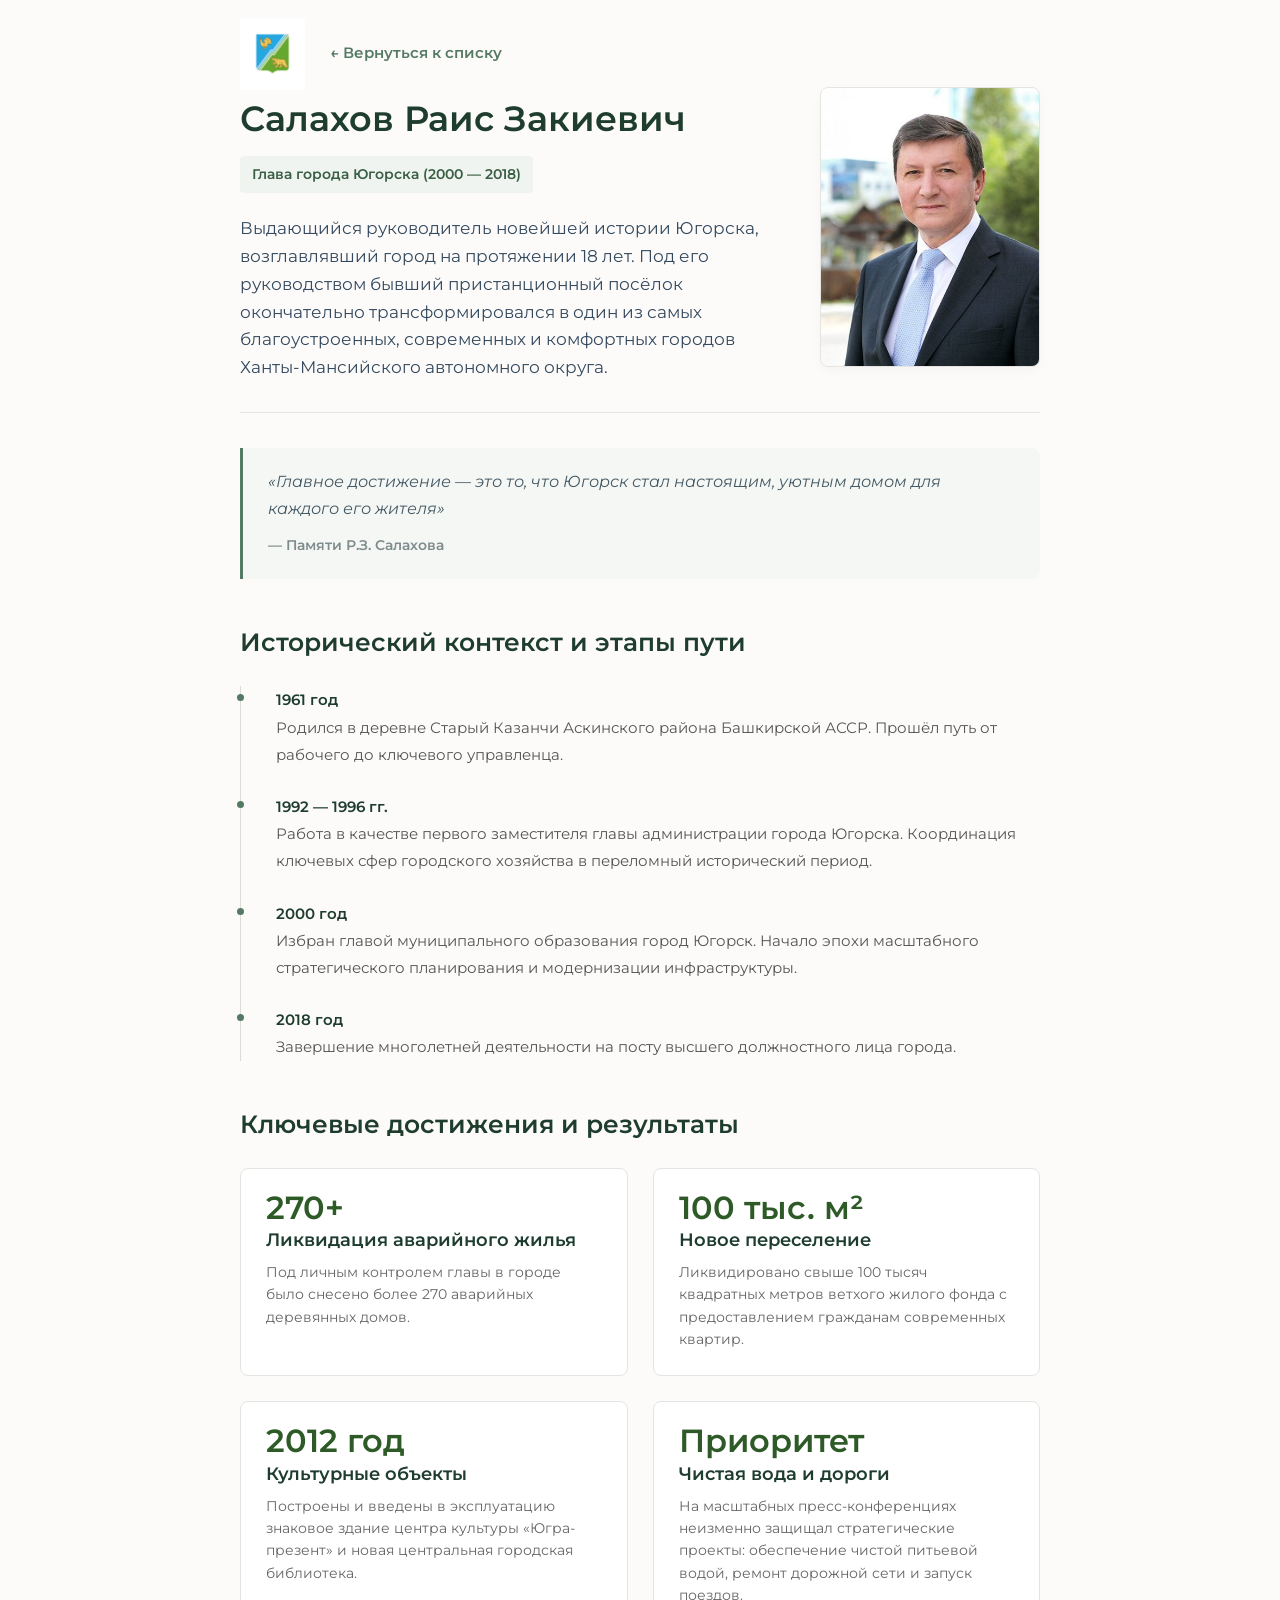
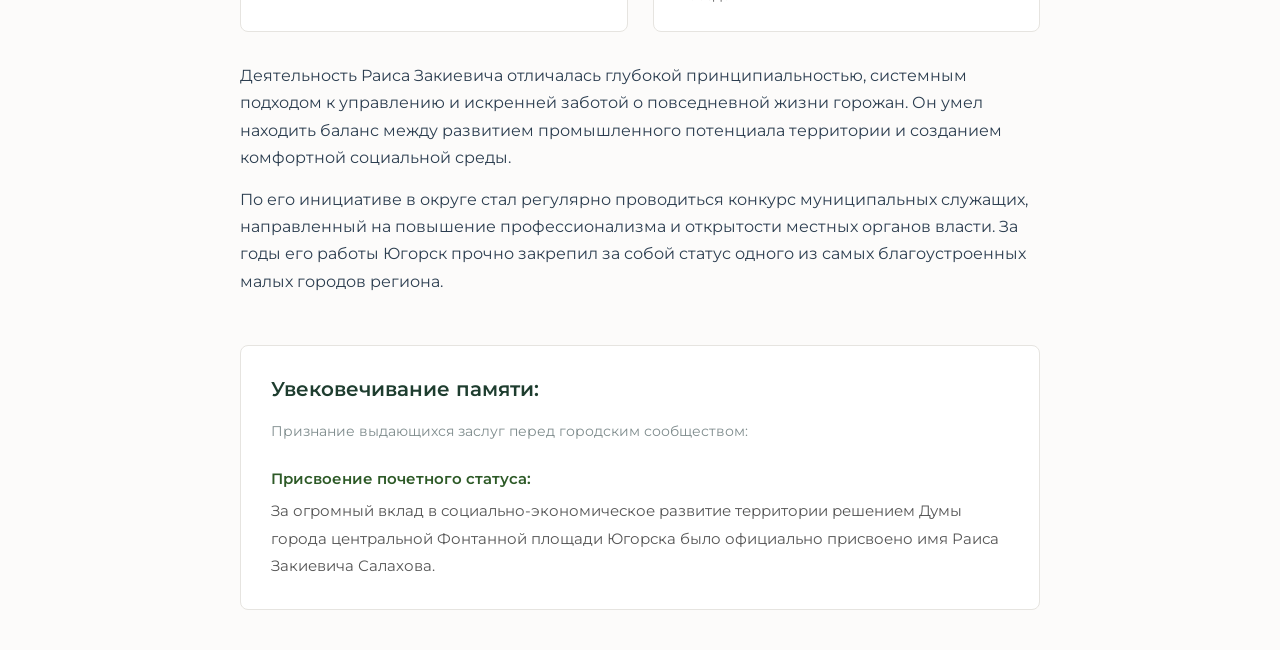
<file: person.html>
<!DOCTYPE html>
<html lang="ru">

<head>
    <meta charset="UTF-8">
    <meta name="viewport" content="width=device-width, initial-scale=1.0">
    <title>Салахов Раис Закиевич - История Югорска</title>
    <link rel="stylesheet" href="styleperson.css">
</head>

<body>

    <div class="container">
        <div class="header-container" style="justify-content: flex-start; margin-bottom: 20px;">
            <img src="images/gerbb.png" alt="Герб Югорска" class="corner-emblem">
            <a href="index.html" class="back-link" style="margin-bottom: 0; margin-left: 90px;">← Вернуться к списку</a>
        </div>

        <style>
            @media (max-width: 768px) {
                .back-link {
                    margin-left: 0 !important;
                    margin-top: 10px;
                }
            }
        </style>

        <div class="hero-profile-flex">
            <div class="hero-section">
                <h1>Салахов Раис Закиевич</h1>
                <div class="status-badge">Глава города Югорска (2000 — 2018)</div>

                <p class="lead-text">Выдающийся руководитель новейшей истории Югорска, возглавлявший город на протяжении
                    18 лет. Под его руководством бывший пристанционный посёлок окончательно трансформировался в один из
                    самых благоустроенных, современных и комфортных городов Ханты-Мансийского автономного округа.</p>
            </div>

            <div class="profile-photo-container">
                <img src="images/salahov.jpg" alt="Фото Салахов Р.З." class="profile-img">
            </div>
        </div>

        <div class="quote-block">
            «Главное достижение — это то, что Югорск стал настоящим, уютным домом для каждого его жителя» <br><span>—
                Памяти Р.З. Салахова</span>
        </div>

        <h2 class="section-title">Исторический контекст и этапы пути</h2>
        <div class="timeline">
            <div class="timeline-item">
                <div class="timeline-date">1961 год</div>
                <div class="timeline-content">Родился в деревне Старый Казанчи Аскинского района Башкирской АССР. Прошёл
                    путь от рабочего до ключевого управленца.</div>
            </div>
            <div class="timeline-item">
                <div class="timeline-date">1992 — 1996 гг.</div>
                <div class="timeline-content">Работа в качестве первого заместителя главы администрации города Югорска.
                    Координация ключевых сфер городского хозяйства в переломный исторический период.</div>
            </div>
            <div class="timeline-item">
                <div class="timeline-date">2000 год</div>
                <div class="timeline-content">Избран главой муниципального образования город Югорск. Начало эпохи
                    масштабного стратегического планирования и модернизации инфраструктуры.</div>
            </div>
            <div class="timeline-item">
                <div class="timeline-date">2018 год</div>
                <div class="timeline-content">Завершение многолетней деятельности на посту высшего должностного лица
                    города.</div>
            </div>
        </div>

        <h2 class="section-title">Ключевые достижения и результаты</h2>
        <div class="stats-grid">
            <div class="stat-card">
                <div class="stat-number">270+</div>
                <h3>Ликвидация аварийного жилья</h3>
                <p>Под личным контролем главы в городе было снесено более 270 аварийных деревянных домов.</p>
            </div>
            <div class="stat-card">
                <div class="stat-number">100 тыс. м²</div>
                <h3>Новое переселение</h3>
                <p>Ликвидировано свыше 100 тысяч квадратных метров ветхого жилого фонда с предоставлением гражданам
                    современных квартир.</p>
            </div>
            <div class="stat-card">
                <div class="stat-number">2012 год</div>
                <h3>Культурные объекты</h3>
                <p>Построены и введены в эксплуатацию знаковое здание центра культуры «Югра-презент» и новая центральная
                    городская библиотека.</p>
            </div>
            <div class="stat-card">
                <div class="stat-number">Приоритет</div>
                <h3>Чистая вода и дороги</h3>
                <p>На масштабных пресс-конференциях неизменно защищал стратегические проекты: обеспечение чистой
                    питьевой водой, ремонт дорожной сети и запуск поездов.</p>
            </div>
        </div>

        <div class="text-content">
            <p>Деятельность Раиса Закиевича отличалась глубокой принципиальностью, системным подходом к управлению и
                искренней заботой о повседневной жизни горожан. Он умел находить баланс между развитием промышленного
                потенциала территории и созданием комфортной социальной среды.</p>
            <p>По его инициативе в округе стал регулярно проводиться конкурс муниципальных служащих, направленный на
                повышение профессионализма и открытости местных органов власти. За годы его работы Югорск прочно
                закрепил за собой статус одного из самых благоустроенных малых городов региона.</p>
        </div>

        <div class="faq-section">
            <h3>Увековечивание памяти:</h3>
            <p class="faq-intro">Признание выдающихся заслуг перед городским сообществом:</p>

            <div class="faq-item">
                <div class="question">Присвоение почетного статуса:</div>
                <div class="answer">За огромный вклад в социально-экономическое развитие территории решением Думы города
                    центральной Фонтанной площади Югорска было официально присвоено имя Раиса Закиевича Салахова.</div>
            </div>
        </div>


    </div>

</body>

</html>
</file>
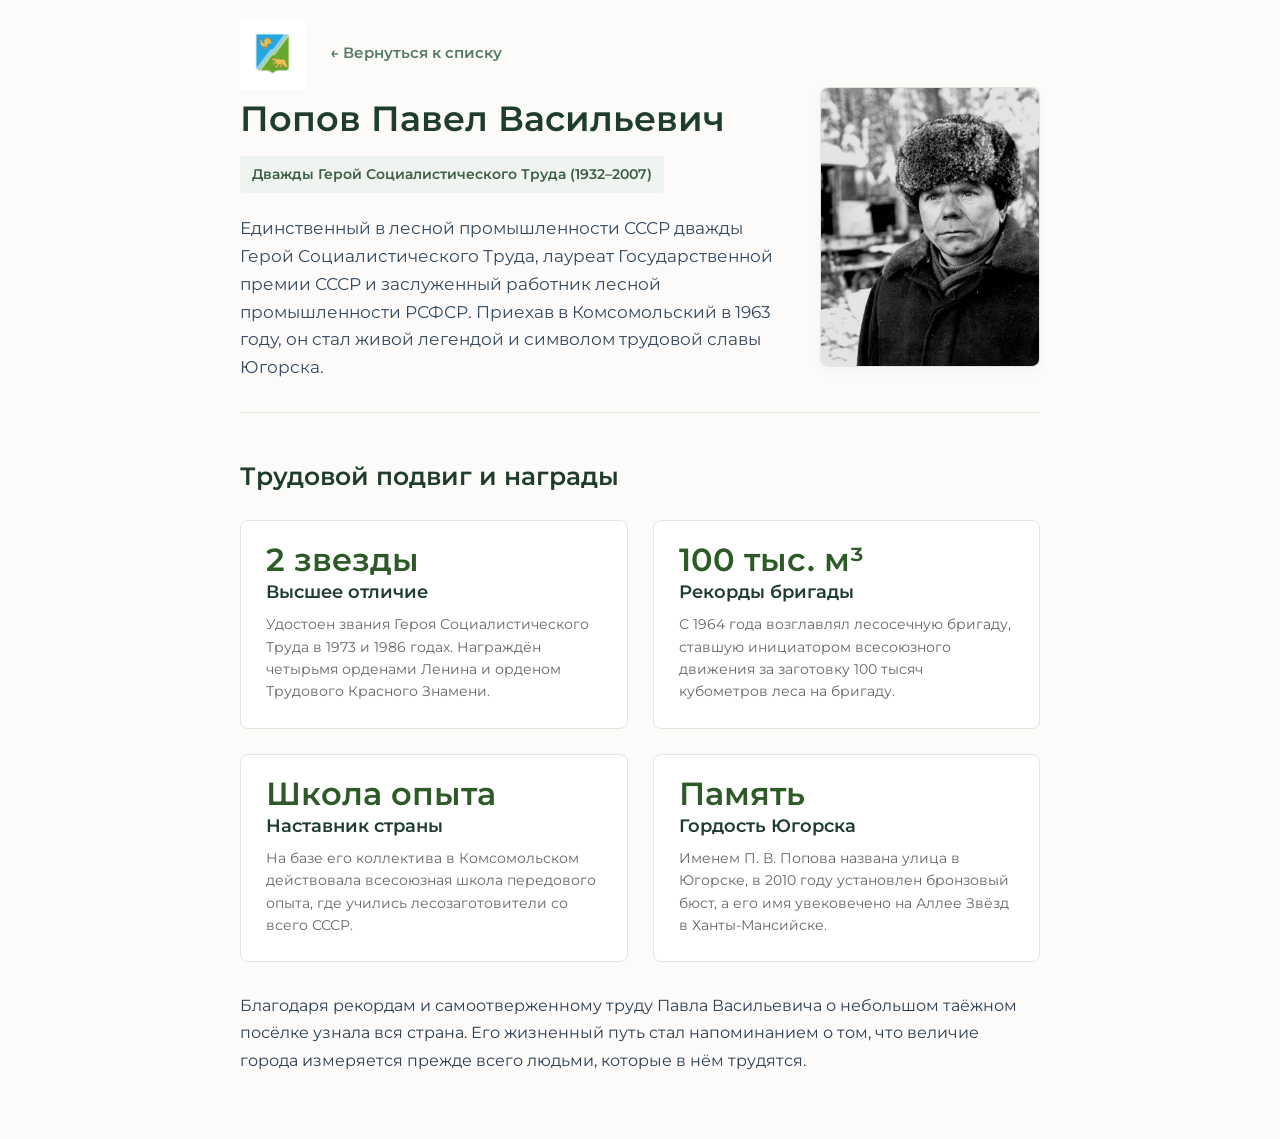
<file: popov.html>
<!DOCTYPE html>
<html lang="ru">

<head>
    <meta charset="UTF-8">
    <meta name="viewport" content="width=device-width, initial-scale=1.0">
    <title>Попов Павел Васильевич - История Югорска</title>
    <link rel="stylesheet" href="styleperson.css">
</head>

<body>

    <div class="container">
        <div class="header-container" style="justify-content: flex-start; margin-bottom: 20px;">
            <img src="images/gerbb.png" alt="Герб Югорска" class="corner-emblem">
            <a href="index.html" class="back-link" style="margin-bottom: 0; margin-left: 90px;">← Вернуться к списку</a>
        </div>
        <style>
            @media (max-width: 768px) {
                .back-link {
                    margin-left: 0 !important;
                    margin-top: 10px;
                }
            }
        </style>

        <div class="hero-profile-flex">
            <div class="hero-section">
                <h1>Попов Павел Васильевич</h1>
                <div class="status-badge">Дважды Герой Социалистического Труда (1932–2007)</div>

                <p class="lead-text">Единственный в лесной промышленности СССР дважды Герой Социалистического Труда,
                    лауреат Государственной премии СССР и заслуженный работник лесной промышленности РСФСР. Приехав в
                    Комсомольский в 1963 году, он стал живой легендой и символом трудовой славы Югорска.</p>
            </div>

            <div class="profile-photo-container">
                <img src="images/popov.jpg" alt="Фото Попов П.В." class="profile-img">
            </div>
        </div>

        <h2 class="section-title">Трудовой подвиг и награды</h2>
        <div class="stats-grid">
            <div class="stat-card">
                <div class="stat-number">2 звезды</div>
                <h3>Высшее отличие</h3>
                <p>Удостоен звания Героя Социалистического Труда в 1973 и 1986 годах. Награждён четырьмя орденами Ленина
                    и орденом Трудового Красного Знамени.</p>
            </div>
            <div class="stat-card">
                <div class="stat-number">100 тыс. м³</div>
                <h3>Рекорды бригады</h3>
                <p>С 1964 года возглавлял лесосечную бригаду, ставшую инициатором всесоюзного движения за заготовку 100
                    тысяч кубометров леса на бригаду.</p>
            </div>
            <div class="stat-card">
                <div class="stat-number">Школа опыта</div>
                <h3>Наставник страны</h3>
                <p>На базе его коллектива в Комсомольском действовала всесоюзная школа передового опыта, где учились
                    лесозаготовители со всего СССР.</p>
            </div>
            <div class="stat-card">
                <div class="stat-number">Память</div>
                <h3>Гордость Югорска</h3>
                <p>Именем П. В. Попова названа улица в Югорске, в 2010 году установлен бронзовый бюст, а его имя
                    увековечено на Аллее Звёзд в Ханты-Мансийске.</p>
            </div>
        </div>

        <div class="text-content">
            <p>Благодаря рекордам и самоотверженному труду Павла Васильевича о небольшом таёжном посёлке узнала вся
                страна. Его жизненный путь стал напоминанием о том, что величие города измеряется прежде всего людьми,
                которые в нём трудятся.</p>
        </div>


    </div>

</body>

</html>
</file>
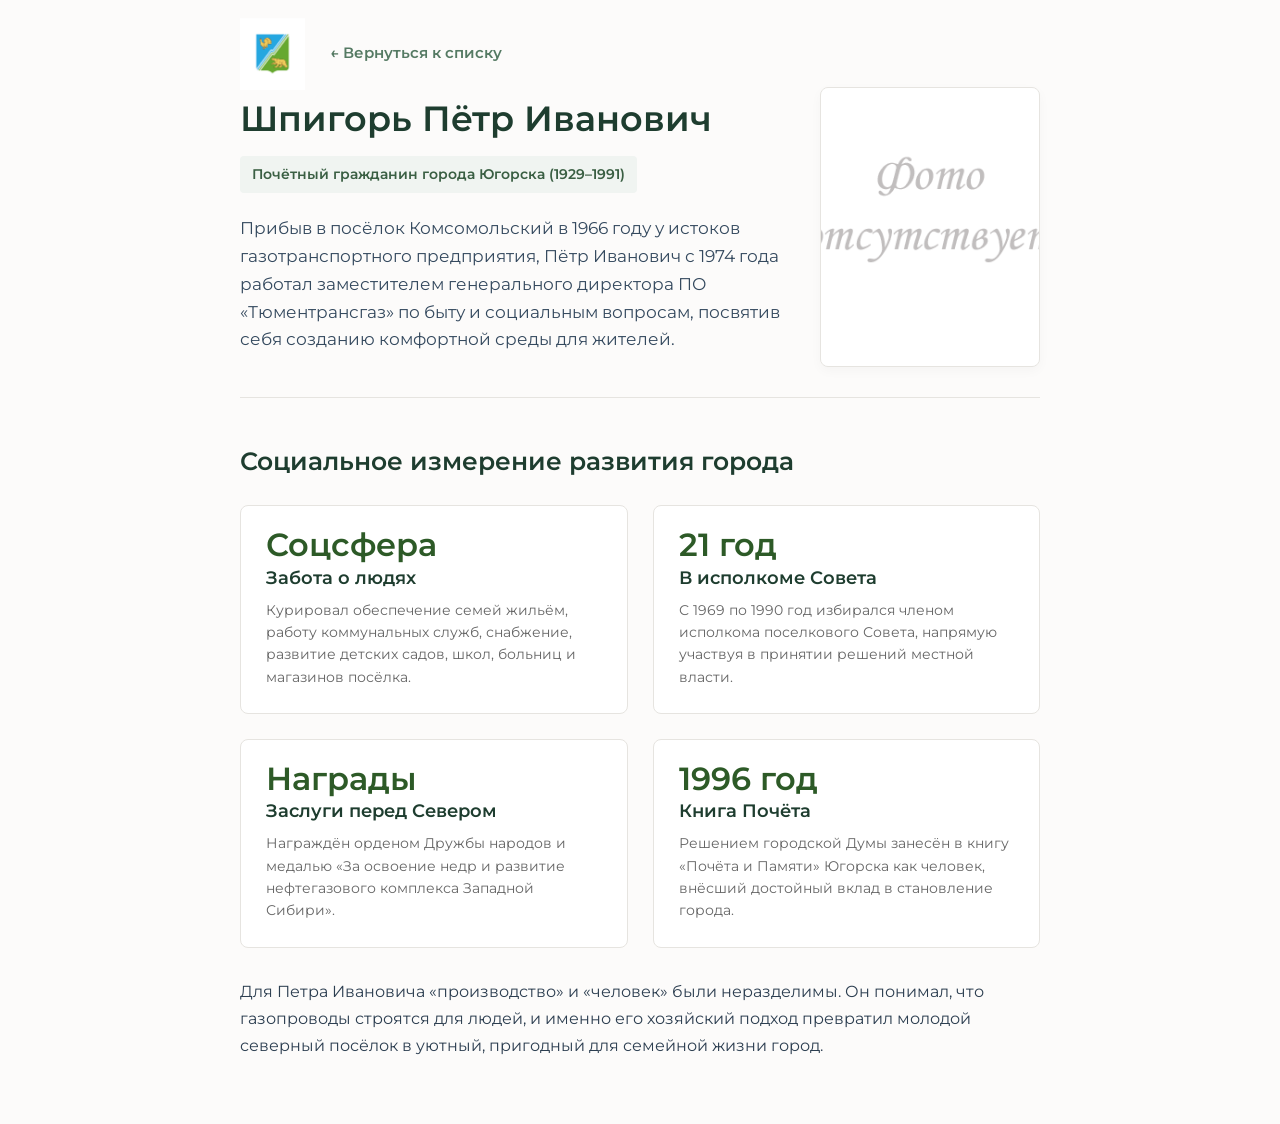
<file: shpigor.html>
<!DOCTYPE html>
<html lang="ru">

<head>
    <meta charset="UTF-8">
    <meta name="viewport" content="width=device-width, initial-scale=1.0">
    <title>Шпигорь Пётр Иванович - История Югорска</title>
    <link rel="stylesheet" href="styleperson.css">
</head>

<body>

    <div class="container">
        <div class="header-container" style="justify-content: flex-start; margin-bottom: 20px;">
            <img src="images/gerbb.png" alt="Герб Югорска" class="corner-emblem">
            <a href="index.html" class="back-link" style="margin-bottom: 0; margin-left: 90px;">← Вернуться к списку</a>
        </div>
        <style>
            @media (max-width: 768px) {
                .back-link {
                    margin-left: 0 !important;
                    margin-top: 10px;
                }
            }
        </style>

        <div class="hero-profile-flex">
            <div class="hero-section">
                <h1>Шпигорь Пётр Иванович</h1>
                <div class="status-badge">Почётный гражданин города Югорска (1929–1991)</div>

                <p class="lead-text">Прибыв в посёлок Комсомольский в 1966 году у истоков газотранспортного предприятия,
                    Пётр Иванович с 1974 года работал заместителем генерального директора ПО «Тюментрансгаз» по быту и
                    социальным вопросам, посвятив себя созданию комфортной среды для жителей.</p>
            </div>

            <div class="profile-photo-container">
                <img src="images/empty.png" alt="Фото Шпигорь П.И." class="profile-img">
            </div>
        </div>

        <h2 class="section-title">Социальное измерение развития города</h2>
        <div class="stats-grid">
            <div class="stat-card">
                <div class="stat-number">Соцсфера</div>
                <h3>Забота о людях</h3>
                <p>Курировал обеспечение семей жильём, работу коммунальных служб, снабжение, развитие детских садов,
                    школ, больниц и магазинов посёлка.</p>
            </div>
            <div class="stat-card">
                <div class="stat-number">21 год</div>
                <h3>В исполкоме Совета</h3>
                <p>С 1969 по 1990 год избирался членом исполкома поселкового Совета, напрямую участвуя в принятии
                    решений местной власти.</p>
            </div>
            <div class="stat-card">
                <div class="stat-number">Награды</div>
                <h3>Заслуги перед Севером</h3>
                <p>Награждён орденом Дружбы народов и медалью «За освоение недр и развитие нефтегазового комплекса
                    Западной Сибири».</p>
            </div>
            <div class="stat-card">
                <div class="stat-number">1996 год</div>
                <h3>Книга Почёта</h3>
                <p>Решением городской Думы занесён в книгу «Почёта и Памяти» Югорска как человек, внёсший достойный
                    вклад в становление города.</p>
            </div>
        </div>

        <div class="text-content">
            <p>Для Петра Ивановича «производство» и «человек» были неразделимы. Он понимал, что газопроводы строятся для
                людей, и именно его хозяйский подход превратил молодой северный посёлок в уютный, пригодный для семейной
                жизни город.</p>
        </div>

    </div>

</body>

</html>
</file>
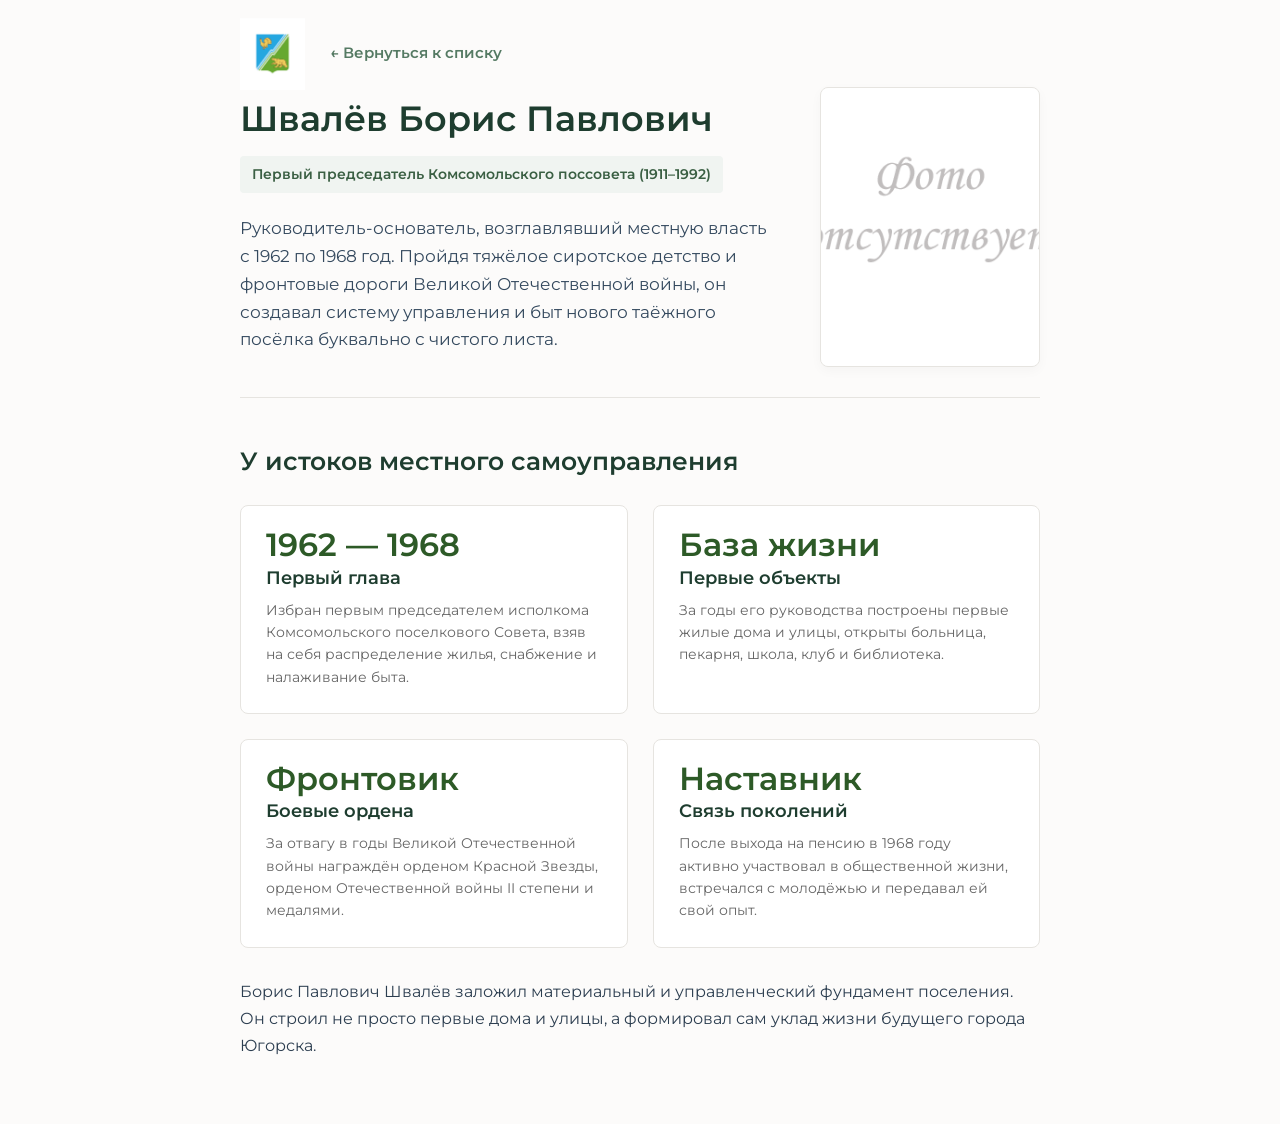
<file: shvalev.html>
<!DOCTYPE html>
<html lang="ru">
<head>
    <meta charset="UTF-8">
    <meta name="viewport" content="width=device-width, initial-scale=1.0">
    <title>Швалёв Борис Павлович - История Югорска</title>
    <link rel="stylesheet" href="styleperson.css">
</head>
<body>

    <div class="container">
        <div class="header-container" style="justify-content: flex-start; margin-bottom: 20px;">
            <img src="images/gerbb.png" alt="Герб Югорска" class="corner-emblem">
            <a href="index.html" class="back-link" style="margin-bottom: 0; margin-left: 90px;">← Вернуться к списку</a>
        </div>
        <style>@media (max-width: 768px) { .back-link { margin-left: 0 !important; margin-top: 10px; } }</style>

        <div class="hero-profile-flex">
            <div class="hero-section">
                <h1>Швалёв Борис Павлович</h1>
                <div class="status-badge">Первый председатель Комсомольского поссовета (1911–1992)</div>
                
                <p class="lead-text">Руководитель-основатель, возглавлявший местную власть с 1962 по 1968 год. Пройдя тяжёлое сиротское детство и фронтовые дороги Великой Отечественной войны, он создавал систему управления и быт нового таёжного посёлка буквально с чистого листа.</p>
            </div>
            
            <div class="profile-photo-container">
                <img src="images/empty.png" alt="Фото Швалёв Б.П." class="profile-img">
            </div>
        </div>

        <h2 class="section-title">У истоков местного самоуправления</h2>
        <div class="stats-grid">
            <div class="stat-card">
                <div class="stat-number">1962 — 1968</div>
                <h3>Первый глава</h3>
                <p>Избран первым председателем исполкома Комсомольского поселкового Совета, взяв на себя распределение жилья, снабжение и налаживание быта.</p>
            </div>
            <div class="stat-card">
                <div class="stat-number">База жизни</div>
                <h3>Первые объекты</h3>
                <p>За годы его руководства построены первые жилые дома и улицы, открыты больница, пекарня, школа, клуб и библиотека.</p>
            </div>
            <div class="stat-card">
                <div class="stat-number">Фронтовик</div>
                <h3>Боевые ордена</h3>
                <p>За отвагу в годы Великой Отечественной войны награждён орденом Красной Звезды, орденом Отечественной войны II степени и медалями.</p>
            </div>
            <div class="stat-card">
                <div class="stat-number">Наставник</div>
                <h3>Связь поколений</h3>
                <p>После выхода на пенсию в 1968 году активно участвовал в общественной жизни, встречался с молодёжью и передавал ей свой опыт.</p>
            </div>
        </div>

        <div class="text-content">
            <p>Борис Павлович Швалёв заложил материальный и управленческий фундамент поселения. Он строил не просто первые дома и улицы, а формировал сам уклад жизни будущего города Югорска.</p>
        </div>

    </div>

</body>
</html>
</file>
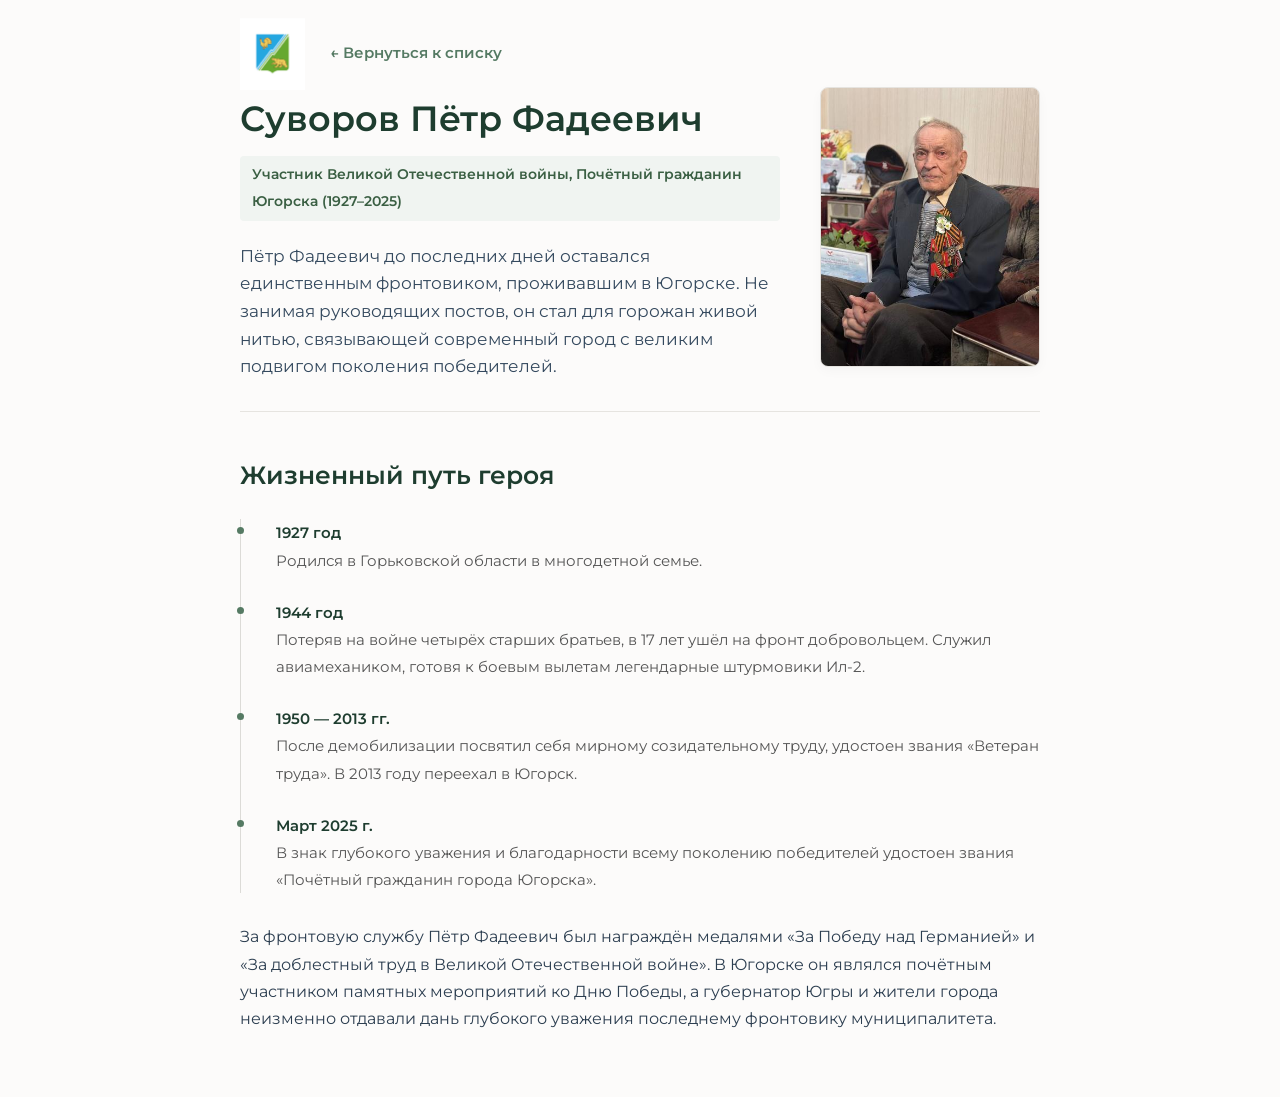
<file: suvorov.html>
<!DOCTYPE html>
<html lang="ru">
<head>
    <meta charset="UTF-8">
    <meta name="viewport" content="width=device-width, initial-scale=1.0">
    <title>Суворов Пётр Фадеевич - История Югорска</title>
    <link rel="stylesheet" href="styleperson.css">
</head>
<body>

    <div class="container">
        <div class="header-container" style="justify-content: flex-start; margin-bottom: 20px;">
            <img src="images/gerbb.png" alt="Герб Югорска" class="corner-emblem">
            <a href="index.html" class="back-link" style="margin-bottom: 0; margin-left: 90px;">← Вернуться к списку</a>
        </div>
        <style>@media (max-width: 768px) { .back-link { margin-left: 0 !important; margin-top: 10px; } }</style>

        <div class="hero-profile-flex">
            <div class="hero-section">
                <h1>Суворов Пётр Фадеевич</h1>
                <div class="status-badge">Участник Великой Отечественной войны, Почётный гражданин Югорска (1927–2025)</div>
                
                <p class="lead-text">Пётр Фадеевич до последних дней оставался единственным фронтовиком, проживавшим в Югорске. Не занимая руководящих постов, он стал для горожан живой нитью, связывающей современный город с великим подвигом поколения победителей.</p>
            </div>
            
            <div class="profile-photo-container">
                <img src="images/suvorov.jpg" alt="Фото Суворов П.Ф." class="profile-img">
            </div>
        </div>

        <h2 class="section-title">Жизненный путь героя</h2>
        <div class="timeline">
            <div class="timeline-item">
                <div class="timeline-date">1927 год</div>
                <div class="timeline-content">Родился в Горьковской области в многодетной семье.</div>
            </div>
            <div class="timeline-item">
                <div class="timeline-date">1944 год</div>
                <div class="timeline-content">Потеряв на войне четырёх старших братьев, в 17 лет ушёл на фронт добровольцем. Служил авиамехаником, готовя к боевым вылетам легендарные штурмовики Ил-2.</div>
            </div>
            <div class="timeline-item">
                <div class="timeline-date">1950 — 2013 гг.</div>
                <div class="timeline-content">После демобилизации посвятил себя мирному созидательному труду, удостоен звания «Ветеран труда». В 2013 году переехал в Югорск.</div>
            </div>
            <div class="timeline-item">
                <div class="timeline-date">Март 2025 г.</div>
                <div class="timeline-content">В знак глубокого уважения и благодарности всему поколению победителей удостоен звания «Почётный гражданин города Югорска».</div>
            </div>
        </div>

        <div class="text-content">
            <p>За фронтовую службу Пётр Фадеевич был награждён медалями «За Победу над Германией» и «За доблестный труд в Великой Отечественной войне». В Югорске он являлся почётным участником памятных мероприятий ко Дню Победы, а губернатор Югры и жители города неизменно отдавали дань глубокого уважения последнему фронтовику муниципалитета.</p>
        </div>


    </div>

</body>
</html>
</file>
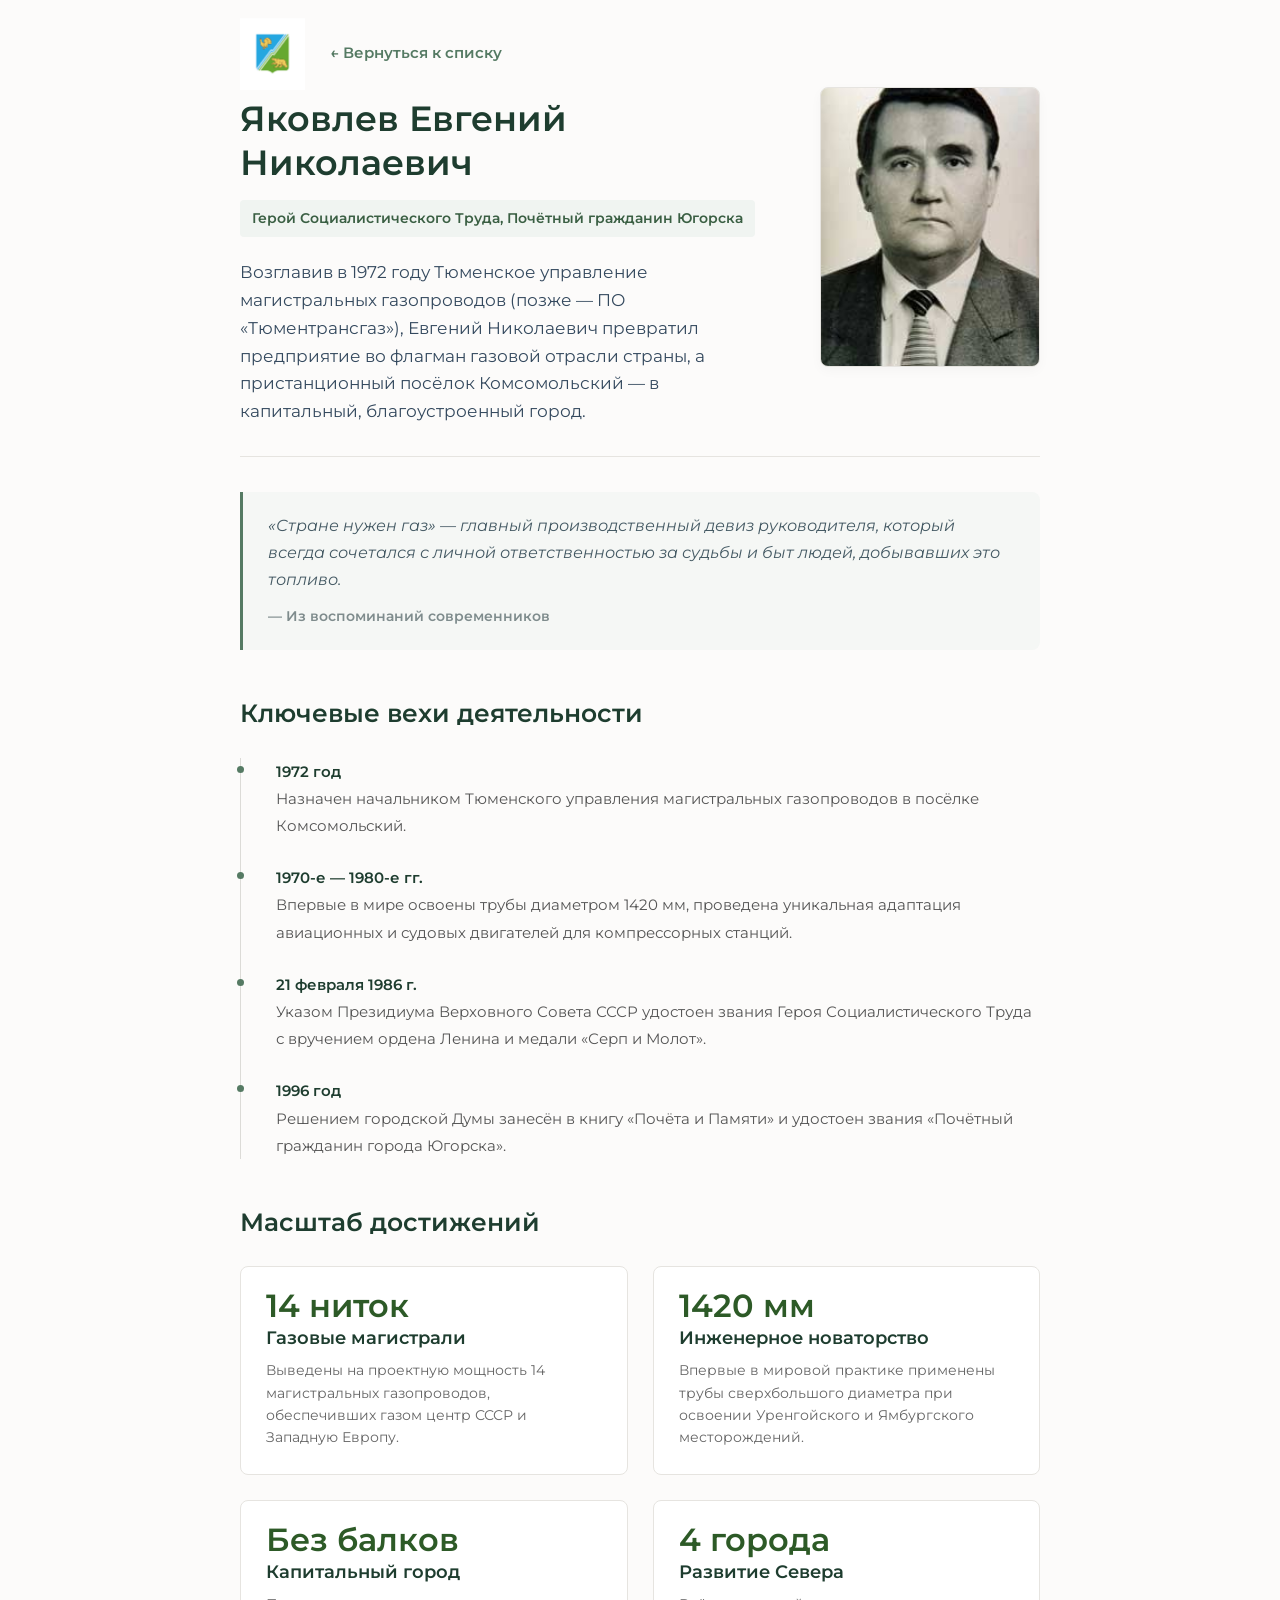
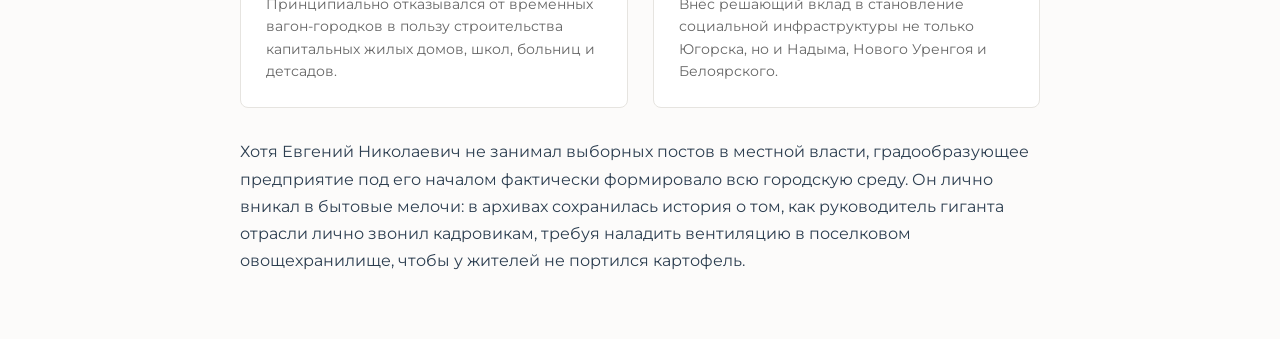
<file: yakovlev.html>
<!DOCTYPE html>
<html lang="ru">
<head>
    <meta charset="UTF-8">
    <meta name="viewport" content="width=device-width, initial-scale=1.0">
    <title>Яковлев Евгений Николаевич - История Югорска</title>
    <link rel="stylesheet" href="styleperson.css">
</head>
<body>

    <div class="container">
        <div class="header-container" style="justify-content: flex-start; margin-bottom: 20px;">
            <img src="images/gerbb.png" alt="Герб Югорска" class="corner-emblem">
            <a href="index.html" class="back-link" style="margin-bottom: 0; margin-left: 90px;">← Вернуться к списку</a>
        </div>
        <style>@media (max-width: 768px) { .back-link { margin-left: 0 !important; margin-top: 10px; } }</style>

        <div class="hero-profile-flex">
            <div class="hero-section">
                <h1>Яковлев Евгений Николаевич</h1>
                <div class="status-badge">Герой Социалистического Труда, Почётный гражданин Югорска</div>
                
                <p class="lead-text">Возглавив в 1972 году Тюменское управление магистральных газопроводов (позже — ПО «Тюментрансгаз»), Евгений Николаевич превратил предприятие во флагман газовой отрасли страны, а пристанционный посёлок Комсомольский — в капитальный, благоустроенный город.</p>
            </div>
            
            <div class="profile-photo-container">
                <img src="images/yakovlev.jfif" alt="Фото Яковлев Е.Н." class="profile-img">
            </div>
        </div>

        <div class="quote-block">
            «Стране нужен газ» — главный производственный девиз руководителя, который всегда сочетался с личной ответственностью за судьбы и быт людей, добывавших это топливо. <br><span>— Из воспоминаний современников</span>
        </div>

        <h2 class="section-title">Ключевые вехи деятельности</h2>
        <div class="timeline">
            <div class="timeline-item">
                <div class="timeline-date">1972 год</div>
                <div class="timeline-content">Назначен начальником Тюменского управления магистральных газопроводов в посёлке Комсомольский.</div>
            </div>
            <div class="timeline-item">
                <div class="timeline-date">1970-е — 1980-е гг.</div>
                <div class="timeline-content">Впервые в мире освоены трубы диаметром 1420 мм, проведена уникальная адаптация авиационных и судовых двигателей для компрессорных станций.</div>
            </div>
            <div class="timeline-item">
                <div class="timeline-date">21 февраля 1986 г.</div>
                <div class="timeline-content">Указом Президиума Верховного Совета СССР удостоен звания Героя Социалистического Труда с вручением ордена Ленина и медали «Серп и Молот».</div>
            </div>
            <div class="timeline-item">
                <div class="timeline-date">1996 год</div>
                <div class="timeline-content">Решением городской Думы занесён в книгу «Почёта и Памяти» и удостоен звания «Почётный гражданин города Югорска».</div>
            </div>
        </div>

        <h2 class="section-title">Масштаб достижений</h2>
        <div class="stats-grid">
            <div class="stat-card">
                <div class="stat-number">14 ниток</div>
                <h3>Газовые магистрали</h3>
                <p>Выведены на проектную мощность 14 магистральных газопроводов, обеспечивших газом центр СССР и Западную Европу.</p>
            </div>
            <div class="stat-card">
                <div class="stat-number">1420 мм</div>
                <h3>Инженерное новаторство</h3>
                <p>Впервые в мировой практике применены трубы сверхбольшого диаметра при освоении Уренгойского и Ямбургского месторождений.</p>
            </div>
            <div class="stat-card">
                <div class="stat-number">Без балков</div>
                <h3>Капитальный город</h3>
                <p>Принципиально отказывался от временных вагон-городков в пользу строительства капитальных жилых домов, школ, больниц и детсадов.</p>
            </div>
            <div class="stat-card">
                <div class="stat-number">4 города</div>
                <h3>Развитие Севера</h3>
                <p>Внёс решающий вклад в становление социальной инфраструктуры не только Югорска, но и Надыма, Нового Уренгоя и Белоярского.</p>
            </div>
        </div>

        <div class="text-content">
            <p>Хотя Евгений Николаевич не занимал выборных постов в местной власти, градообразующее предприятие под его началом фактически формировало всю городскую среду. Он лично вникал в бытовые мелочи: в архивах сохранилась история о том, как руководитель гиганта отрасли лично звонил кадровикам, требуя наладить вентиляцию в поселковом овощехранилище, чтобы у жителей не портился картофель.</p>
        </div>

    </div>

</body>
</html>
</file>
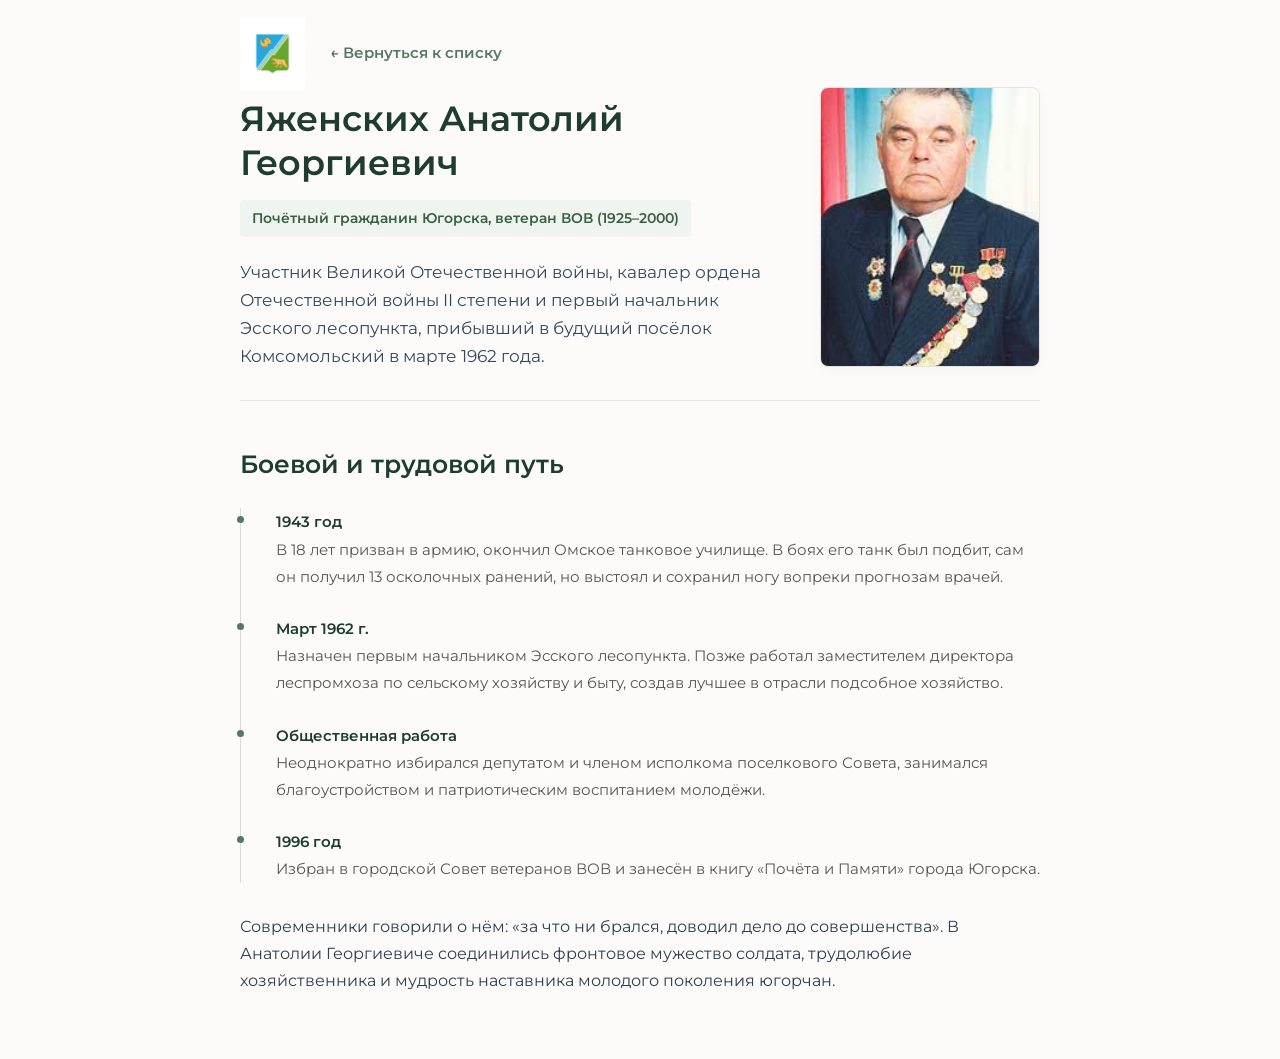
<file: yazhenskikh.html>
<!DOCTYPE html>
<html lang="ru">
<head>
    <meta charset="UTF-8">
    <meta name="viewport" content="width=device-width, initial-scale=1.0">
    <title>Яженских Анатолий Георгиевич - История Югорска</title>
    <link rel="stylesheet" href="styleperson.css">
</head>
<body>

    <div class="container">
        <div class="header-container" style="justify-content: flex-start; margin-bottom: 20px;">
            <img src="images/gerbb.png" alt="Герб Югорска" class="corner-emblem">
            <a href="index.html" class="back-link" style="margin-bottom: 0; margin-left: 90px;">← Вернуться к списку</a>
        </div>
        <style>@media (max-width: 768px) { .back-link { margin-left: 0 !important; margin-top: 10px; } }</style>

        <div class="hero-profile-flex">
            <div class="hero-section">
                <h1>Яженских Анатолий Георгиевич</h1>
                <div class="status-badge">Почётный гражданин Югорска, ветеран ВОВ (1925–2000)</div>
                
                <p class="lead-text">Участник Великой Отечественной войны, кавалер ордена Отечественной войны II степени и первый начальник Эсского лесопункта, прибывший в будущий посёлок Комсомольский в марте 1962 года.</p>
            </div>
            
            <div class="profile-photo-container">
                <img src="images/yazhenskih.jfif" alt="Фото Яженских А.Г." class="profile-img">
            </div>
        </div>

        <h2 class="section-title">Боевой и трудовой путь</h2>
        <div class="timeline">
            <div class="timeline-item">
                <div class="timeline-date">1943 год</div>
                <div class="timeline-content">В 18 лет призван в армию, окончил Омское танковое училище. В боях его танк был подбит, сам он получил 13 осколочных ранений, но выстоял и сохранил ногу вопреки прогнозам врачей.</div>
            </div>
            <div class="timeline-item">
                <div class="timeline-date">Март 1962 г.</div>
                <div class="timeline-content">Назначен первым начальником Эсского лесопункта. Позже работал заместителем директора леспромхоза по сельскому хозяйству и быту, создав лучшее в отрасли подсобное хозяйство.</div>
            </div>
            <div class="timeline-item">
                <div class="timeline-date">Общественная работа</div>
                <div class="timeline-content">Неоднократно избирался депутатом и членом исполкома поселкового Совета, занимался благоустройством и патриотическим воспитанием молодёжи.</div>
            </div>
            <div class="timeline-item">
                <div class="timeline-date">1996 год</div>
                <div class="timeline-content">Избран в городской Совет ветеранов ВОВ и занесён в книгу «Почёта и Памяти» города Югорска.</div>
            </div>
        </div>

        <div class="text-content">
            <p>Современники говорили о нём: «за что ни брался, доводил дело до совершенства». В Анатолии Георгиевиче соединились фронтовое мужество солдата, трудолюбие хозяйственника и мудрость наставника молодого поколения югорчан.</p>
        </div>

    </div>

</body>
</html>
</file>
<file: stylemain.css>
@import url('https://fonts.googleapis.com/css2?family=Montserrat:wght@400;500;600&display=swap');


* {
    margin: 0;
    padding: 0;
    box-sizing: border-box;
    font-family: 'Montserrat', sans-serif;
}

body {
    background-color: #fcfbfa; 
    color: #2c3e50; 
    min-height: 100vh;
    display: flex;
    flex-direction: column;
    align-items: center;
    padding: 60px 20px;
}

.header-container {
    position: relative;
    width: 100%;
    max-width: 1100px;
    display: flex;
    align-items: center;
    justify-content: center;
    margin-bottom: 40px;
}

header {
    text-align: center;
    max-width: 700px;
    width: 100%;
}

header h1 {
    font-size: 2.1rem;
    font-weight: 600;
    color: #1e3d2f; 
    margin-bottom: 12px;
    letter-spacing: -0.3px;
}

header p {
    color: #7f8c8d;
    font-size: 1rem;
    font-weight: 400;
}

.corner-emblem {
    position: absolute;
    left: 10px;
    top: 50%;
    transform: translateY(-50%);
    width: 70px;
    height: auto;
    object-fit: contain;
}


.compare-wrapper {
    width: 100%;
    max-width: 1100px;
    margin-bottom: 50px;
    padding: 0 10px;
}

.slider-title {
    font-size: 0.9rem;
    color: #557a63;
    text-transform: uppercase;
    letter-spacing: 1px;
    margin-bottom: 15px;
    font-weight: 600;
    text-align: center;
}

.compare-container {
    position: relative;
    width: 100%;
    height: 440px;
    border-radius: 12px;
    overflow: hidden;
    border: 1px solid #e6e4e0;
    box-shadow: 0 6px 20px rgba(44, 62, 80, 0.05);
    user-select: none;
    cursor: ew-resize;
    background-color: #f5f4f0;
}

.compare-img {
    display: block;
    width: 100%;
    height: 100%;
    object-fit: cover;
    pointer-events: none;
}

.compare-overlay {
    position: absolute;
    top: 0;
    left: 0;
    width: 50%;
    height: 100%;
    overflow: hidden;
}

.compare-overlay .compare-img {
    max-width: none;
}

.compare-label {
    position: absolute;
    bottom: 16px;
    background: rgba(30, 61, 47, 0.85);
    color: #ffffff;
    padding: 6px 14px;
    border-radius: 6px;
    font-size: 0.82rem;
    font-weight: 600;
    pointer-events: none;
    white-space: nowrap;
}

.label-left {
    left: 16px;
}

.label-right {
    right: 16px;
}

.compare-handle {
    position: absolute;
    top: 0;
    left: 50%;
    width: 3px;
    height: 100%;
    background-color: #ffffff;
    box-shadow: 0 0 10px rgba(0, 0, 0, 0.35);
    transform: translateX(-50%);
    pointer-events: none;
}

.handle-circle {
    position: absolute;
    top: 50%;
    left: 50%;
    transform: translate(-50%, -50%);
    width: 44px;
    height: 44px;
    border-radius: 50%;
    background-color: #2d5a27;
    border: 3px solid #ffffff;
    color: #ffffff;
    display: flex;
    align-items: center;
    justify-content: center;
    font-size: 1.1rem;
    font-weight: 600;
    box-shadow: 0 4px 12px rgba(0, 0, 0, 0.25);
    pointer-events: auto;
    cursor: ew-resize;
    transition: background-color 0.2s ease, transform 0.2s ease;
}

.handle-circle:hover {
    background-color: #1e3d2f;
    transform: translate(-50%, -50%) scale(1.08);
}


.grid-container {
    display: grid;
    grid-template-columns: repeat(auto-fit, minmax(320px, 1fr));
    gap: 40px;
    width: 100%;
    max-width: 1100px;
    padding: 10px;
}

.card {
    background: #ffffff;
    border: 1px solid #e6e4e0; 
    border-radius: 12px;
    padding: 35px;
    transition: all 0.3s ease;
    display: flex;
    flex-direction: column;
    justify-content: space-between;
    box-shadow: 0 4px 15px rgba(0, 0, 0, 0.02); 
}

.card:hover {
    transform: translateY(-4px);
    border-color: #bdc3c7;
    box-shadow: 0 10px 25px rgba(44, 62, 80, 0.05);
}

.card-title {
    font-size: 1.35rem;
    font-weight: 600;
    margin-bottom: 12px;
    color: #1e3d2f;
    line-height: 1.35;
}

.card-tag {
    font-size: 0.78rem;
    color: #557a63; 
    text-transform: uppercase;
    letter-spacing: 0.8px;
    margin-bottom: 12px;
    font-weight: 600;
}

.card-description {
    color: #555;
    font-size: 0.92rem;
    font-weight: 400;
    line-height: 1.65;
    margin-bottom: 30px;
}

.card-btn {
    display: inline-block;
    text-decoration: none;
    color: #ffffff;
    background-color: #2d5a27; 
    padding: 12px 24px;
    border-radius: 6px;
    text-align: center;
    font-weight: 600;
    font-size: 0.9rem;
    transition: background-color 0.2s ease;
}

.card-btn:hover {
    background-color: #1e3d2f; 
}


@media (max-width: 768px) {
    body {
        padding: 30px 15px;
    }

    .header-container {
        flex-direction: column;
        gap: 15px;
        text-align: center;
        margin-bottom: 30px;
    }
    
    .corner-emblem {
        position: static;
        transform: none;
        width: 60px;
    }

    header h1 {
        font-size: 1.65rem;
    }

    header p {
        font-size: 0.92rem;
    }

    .compare-wrapper {
        padding: 0;
        margin-bottom: 35px;
    }

    .compare-container {
        height: 250px;
    }

    .compare-label {
        font-size: 0.72rem;
        padding: 4px 10px;
        bottom: 10px;
    }

    .label-left {
        left: 10px;
    }

    .label-right {
        right: 10px;
    }

    .handle-circle {
        width: 38px;
        height: 38px;
        font-size: 0.95rem;
    }

    .grid-container {
        grid-template-columns: 1fr;
        gap: 20px;
        padding: 0;
    }

    .card {
        padding: 25px 20px;
    }

    .card-title {
        font-size: 1.25rem;
    }
}
</file>
<file: styleperson.css>
@import url('https://fonts.googleapis.com/css2?family=Montserrat:wght@400;500;600&display=swap');


* {
    margin: 0;
    padding: 0;
    box-sizing: border-box;
    font-family: 'Montserrat', sans-serif;
}

body {
    background-color: #fcfbfa;
    color: #2c3e50;
    line-height: 170%;
    padding: 40px 20px;
    display: flex;
    flex-direction: column;
    align-items: center;
}

.container {
    width: 100%;
    max-width: 800px; 
}


.header-container {
    position: relative;
    width: 100%;
    display: flex;
    align-items: center;
}

.corner-emblem {
    position: absolute;
    left: 0;
    top: 50%;
    transform: translateY(-50%);
    width: 65px;
    height: auto;
    object-fit: contain;
}

.back-link {
    display: inline-block;
    color: #557a63;
    text-decoration: none;
    font-weight: 600;
    font-size: 0.92rem;
    transition: color 0.2s;
}

.back-link:hover {
    color: #1e3d2f;
}


.hero-profile-flex {
    display: flex;
    gap: 40px;
    align-items: flex-start;
    border-bottom: 1px solid #e6e4e0;
    padding-bottom: 30px;
    margin-bottom: 30px;
    margin-top: 20px;
}

.hero-profile-flex .hero-section {
    flex: 1;
}

.hero-section h1 {
    font-size: 2.2rem;
    font-weight: 600;
    color: #1e3d2f;
    margin: 10px 0;
    line-height: 125%;
}

.subtitle {
    color: #7f8c8d;
    font-size: 0.85rem;
    font-weight: 600;
    text-transform: uppercase;
    letter-spacing: 0.8px;
}

.status-badge {
    display: inline-block;
    background-color: #f0f4f1;
    color: #3a5f43;
    padding: 5px 12px;
    border-radius: 4px;
    font-size: 0.85rem;
    font-weight: 600;
    margin-top: 5px;
    margin-bottom: 22px;
}

.lead-text {
    font-size: 1.05rem;
    font-weight: 400;
    color: #34495e;
    line-height: 165%;
}

.profile-photo-container {
    width: 220px;
    min-width: 220px;
    height: 280px;
    overflow: hidden;
    border-radius: 8px;
    border: 1px solid #e6e4e0;
    background-color: #f5f4f0;
    box-shadow: 0 4px 12px rgba(0,0,0,0.03);
}

.profile-img {
    width: 100%;
    height: 100%;
    object-fit: cover;
}


.quote-block {
    margin: 35px 0;
    padding: 20px 25px;
    background-color: #f5f7f5;
    border-left: 3px solid #557a63;
    font-style: italic;
    font-weight: 400;
    color: #455a64;
    border-radius: 0 8px 8px 0;
}

.quote-block span {
    display: block;
    margin-top: 10px;
    font-size: 0.88rem;
    font-weight: 600;
    color: #7f8c8d;
    font-style: normal;
}

.section-title {
    font-size: 1.55rem;
    font-weight: 600;
    color: #1e3d2f;
    margin-top: 50px;
    margin-bottom: 25px;
}


.timeline {
    margin: 30px 0;
    padding-left: 20px;
    border-left: 1px solid #dcdbd7;
}

.timeline-item {
    position: relative;
    margin-bottom: 25px;
    padding-left: 15px;
}

.timeline-item::before {
    content: '';
    position: absolute;
    left: -24px;
    top: 8px;
    width: 7px;
    height: 7px;
    border-radius: 50%;
    background-color: #557a63;
}

.timeline-date {
    font-weight: 600;
    color: #1e3d2f;
    font-size: 0.95rem;
}

.timeline-content {
    font-size: 0.94rem;
    font-weight: 400;
    color: #555;
}


.stats-grid {
    display: grid;
    grid-template-columns: 1fr 1fr;
    gap: 25px;
    margin: 30px 0;
}

.stat-card {
    background-color: #ffffff;
    border: 1px solid #e6e4e0;
    padding: 25px;
    border-radius: 8px;
}

.stat-card h3 {
    font-size: 1.15rem;
    font-weight: 600;
    color: #1e3d2f;
    margin-bottom: 8px;
}

.stat-card p {
    font-size: 0.9rem;
    font-weight: 400;
    color: #666;
    line-height: 155%;
}

.stat-number {
    font-size: 2rem;
    font-weight: 600;
    color: #2d5a27;
    margin-bottom: 5px;
}

.text-content {
    font-size: 1rem;
    font-weight: 400;
    color: #2c3e50;
    margin: 25px 0;
}

.text-content p {
    margin-bottom: 15px;
}


.faq-section {
    background-color: #ffffff;
    border: 1px solid #e6e4e0;
    border-radius: 8px;
    padding: 30px;
    margin-top: 50px;
}

.faq-section h3 {
    font-size: 1.25rem;
    font-weight: 600;
    color: #1e3d2f;
    margin-bottom: 15px;
}

.faq-intro {
    font-size: 0.9rem;
    font-weight: 400;
    color: #7f8c8d;
    margin-bottom: 20px;
}

.faq-item {
    margin-bottom: 20px;
    padding-bottom: 15px;
    border-bottom: 1px solid #f5f4f0;
}

.faq-item:last-child {
    margin-bottom: 0;
    padding-bottom: 0;
    border-bottom: none;
}

.question {
    font-weight: 600;
    color: #2d5a27;
    font-size: 0.95rem;
    margin-bottom: 5px;
}

.answer {
    font-size: 0.94rem;
    font-weight: 400;
    color: #555;
}

footer {
    margin-top: 70px;
    border-top: 1px solid #e6e4e0;
    padding-top: 25px;
    font-size: 0.85rem;
    font-weight: 400;
    color: #95a5a6;
    text-align: center;
    line-height: 155%;
}


@media (max-width: 768px) {
    body {
        padding: 20px 15px;
    }

    .header-container {
        flex-direction: column-reverse;
        align-items: center;
        gap: 10px;
    }

    .corner-emblem {
        position: static;
        transform: none;
        width: 55px;
    }

    .hero-profile-flex {
        flex-direction: column-reverse;
        gap: 25px;
        align-items: center;
        text-align: center;
        margin-top: 10px;
    }
    
    .profile-photo-container {
        width: 180px;
        min-width: 180px;
        height: 230px;
    }

    .hero-section h1 {
        font-size: 1.65rem;
    }

    .lead-text {
        font-size: 0.98rem;
    }

    .quote-block {
        padding: 15px;
        margin: 25px 0;
        font-size: 0.92rem;
    }

    .section-title {
        font-size: 1.35rem;
        margin-top: 35px;
        margin-bottom: 15px;
    }

    .stats-grid {
        grid-template-columns: 1fr;
        gap: 15px;
        margin: 20px 0;
    }

    .stat-card {
        padding: 20px;
    }

    .stat-number {
        font-size: 1.75rem;
    }

    .faq-section {
        padding: 20px 15px;
        margin-top: 35px;
    }

    .faq-section h3 {
        font-size: 1.15rem;
    }
}
</file>
